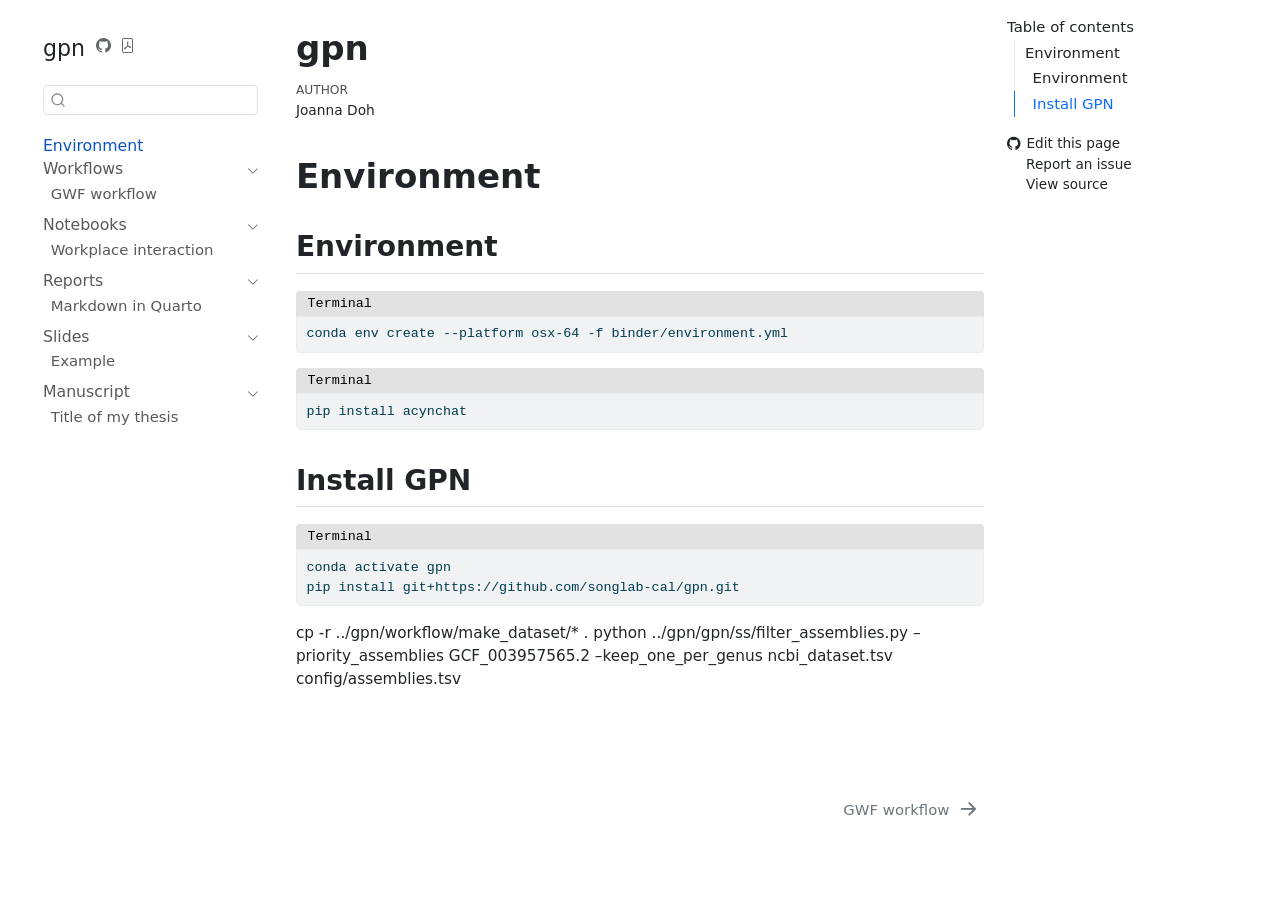
<file: index.html>
<!DOCTYPE html>
<html xmlns="http://www.w3.org/1999/xhtml" lang="en" xml:lang="en"><head>

<meta charset="utf-8">
<meta name="generator" content="quarto-1.6.40">

<meta name="viewport" content="width=device-width, initial-scale=1.0, user-scalable=yes">

<meta name="author" content="Joanna Doh">

<title>gpn</title>
<style>
code{white-space: pre-wrap;}
span.smallcaps{font-variant: small-caps;}
div.columns{display: flex; gap: min(4vw, 1.5em);}
div.column{flex: auto; overflow-x: auto;}
div.hanging-indent{margin-left: 1.5em; text-indent: -1.5em;}
ul.task-list{list-style: none;}
ul.task-list li input[type="checkbox"] {
  width: 0.8em;
  margin: 0 0.8em 0.2em -1em; /* quarto-specific, see https://github.com/quarto-dev/quarto-cli/issues/4556 */ 
  vertical-align: middle;
}
/* CSS for syntax highlighting */
pre > code.sourceCode { white-space: pre; position: relative; }
pre > code.sourceCode > span { line-height: 1.25; }
pre > code.sourceCode > span:empty { height: 1.2em; }
.sourceCode { overflow: visible; }
code.sourceCode > span { color: inherit; text-decoration: inherit; }
div.sourceCode { margin: 1em 0; }
pre.sourceCode { margin: 0; }
@media screen {
div.sourceCode { overflow: auto; }
}
@media print {
pre > code.sourceCode { white-space: pre-wrap; }
pre > code.sourceCode > span { display: inline-block; text-indent: -5em; padding-left: 5em; }
}
pre.numberSource code
  { counter-reset: source-line 0; }
pre.numberSource code > span
  { position: relative; left: -4em; counter-increment: source-line; }
pre.numberSource code > span > a:first-child::before
  { content: counter(source-line);
    position: relative; left: -1em; text-align: right; vertical-align: baseline;
    border: none; display: inline-block;
    -webkit-touch-callout: none; -webkit-user-select: none;
    -khtml-user-select: none; -moz-user-select: none;
    -ms-user-select: none; user-select: none;
    padding: 0 4px; width: 4em;
  }
pre.numberSource { margin-left: 3em;  padding-left: 4px; }
div.sourceCode
  {   }
@media screen {
pre > code.sourceCode > span > a:first-child::before { text-decoration: underline; }
}
</style>


<script src="site_libs/quarto-nav/quarto-nav.js"></script>
<script src="site_libs/quarto-nav/headroom.min.js"></script>
<script src="site_libs/clipboard/clipboard.min.js"></script>
<script src="site_libs/quarto-search/autocomplete.umd.js"></script>
<script src="site_libs/quarto-search/fuse.min.js"></script>
<script src="site_libs/quarto-search/quarto-search.js"></script>
<meta name="quarto:offset" content="./">
<link href="./workflow.html" rel="next">
<script src="site_libs/quarto-html/quarto.js"></script>
<script src="site_libs/quarto-html/popper.min.js"></script>
<script src="site_libs/quarto-html/tippy.umd.min.js"></script>
<script src="site_libs/quarto-html/anchor.min.js"></script>
<link href="site_libs/quarto-html/tippy.css" rel="stylesheet">
<link href="site_libs/quarto-html/quarto-syntax-highlighting-549806ee2085284f45b00abea8c6df48.css" rel="stylesheet" id="quarto-text-highlighting-styles">
<script src="site_libs/bootstrap/bootstrap.min.js"></script>
<link href="site_libs/bootstrap/bootstrap-icons.css" rel="stylesheet">
<link href="site_libs/bootstrap/bootstrap-daa19921e8cccac072935241c1310425.min.css" rel="stylesheet" append-hash="true" id="quarto-bootstrap" data-mode="light">
<script id="quarto-search-options" type="application/json">{
  "location": "sidebar",
  "copy-button": false,
  "collapse-after": 3,
  "panel-placement": "start",
  "type": "textbox",
  "limit": 50,
  "keyboard-shortcut": [
    "f",
    "/",
    "s"
  ],
  "show-item-context": false,
  "language": {
    "search-no-results-text": "No results",
    "search-matching-documents-text": "matching documents",
    "search-copy-link-title": "Copy link to search",
    "search-hide-matches-text": "Hide additional matches",
    "search-more-match-text": "more match in this document",
    "search-more-matches-text": "more matches in this document",
    "search-clear-button-title": "Clear",
    "search-text-placeholder": "",
    "search-detached-cancel-button-title": "Cancel",
    "search-submit-button-title": "Submit",
    "search-label": "Search"
  }
}</script>
<script async="" src="https://hypothes.is/embed.js"></script>
<script>
  window.document.addEventListener("DOMContentLoaded", function (_event) {
    document.body.classList.add('hypothesis-enabled');
  });
</script>


</head>

<body class="nav-sidebar floating">

<div id="quarto-search-results"></div>
  <header id="quarto-header" class="headroom fixed-top">
  <nav class="quarto-secondary-nav">
    <div class="container-fluid d-flex">
      <button type="button" class="quarto-btn-toggle btn" data-bs-toggle="collapse" role="button" data-bs-target=".quarto-sidebar-collapse-item" aria-controls="quarto-sidebar" aria-expanded="false" aria-label="Toggle sidebar navigation" onclick="if (window.quartoToggleHeadroom) { window.quartoToggleHeadroom(); }">
        <i class="bi bi-layout-text-sidebar-reverse"></i>
      </button>
        <nav class="quarto-page-breadcrumbs" aria-label="breadcrumb"><ol class="breadcrumb"><li class="breadcrumb-item"><a href="./index.html">Environment</a></li></ol></nav>
        <a class="flex-grow-1" role="navigation" data-bs-toggle="collapse" data-bs-target=".quarto-sidebar-collapse-item" aria-controls="quarto-sidebar" aria-expanded="false" aria-label="Toggle sidebar navigation" onclick="if (window.quartoToggleHeadroom) { window.quartoToggleHeadroom(); }">      
        </a>
      <button type="button" class="btn quarto-search-button" aria-label="Search" onclick="window.quartoOpenSearch();">
        <i class="bi bi-search"></i>
      </button>
    </div>
  </nav>
</header>
<!-- content -->
<div id="quarto-content" class="quarto-container page-columns page-rows-contents page-layout-article">
<!-- sidebar -->
  <nav id="quarto-sidebar" class="sidebar collapse collapse-horizontal quarto-sidebar-collapse-item sidebar-navigation floating overflow-auto">
    <div class="pt-lg-2 mt-2 text-left sidebar-header">
    <div class="sidebar-title mb-0 py-0">
      <a href="./">gpn</a> 
        <div class="sidebar-tools-main">
    <a href="https://github.com/munch-group/gpn" title="Source Code" class="quarto-navigation-tool px-1" aria-label="Source Code"><i class="bi bi-github"></i></a>
    <a href="./gpn.pdf" title="Download PDF" class="quarto-navigation-tool px-1" aria-label="Download PDF"><i class="bi bi-file-pdf"></i></a>
</div>
    </div>
      </div>
        <div class="mt-2 flex-shrink-0 align-items-center">
        <div class="sidebar-search">
        <div id="quarto-search" class="" title="Search"></div>
        </div>
        </div>
    <div class="sidebar-menu-container"> 
    <ul class="list-unstyled mt-1">
        <li class="sidebar-item">
  <div class="sidebar-item-container"> 
  <a href="./index.html" class="sidebar-item-text sidebar-link active">
 <span class="menu-text">Environment</span></a>
  </div>
</li>
        <li class="sidebar-item sidebar-item-section">
      <div class="sidebar-item-container"> 
            <a class="sidebar-item-text sidebar-link text-start" data-bs-toggle="collapse" data-bs-target="#quarto-sidebar-section-1" role="navigation" aria-expanded="true">
 <span class="menu-text">Workflows</span></a>
          <a class="sidebar-item-toggle text-start" data-bs-toggle="collapse" data-bs-target="#quarto-sidebar-section-1" role="navigation" aria-expanded="true" aria-label="Toggle section">
            <i class="bi bi-chevron-right ms-2"></i>
          </a> 
      </div>
      <ul id="quarto-sidebar-section-1" class="collapse list-unstyled sidebar-section depth1 show">  
          <li class="sidebar-item">
  <div class="sidebar-item-container"> 
  <a href="./workflow.html" class="sidebar-item-text sidebar-link"><span class="chapter-title">GWF workflow</span></a>
  </div>
</li>
      </ul>
  </li>
        <li class="sidebar-item sidebar-item-section">
      <div class="sidebar-item-container"> 
            <a class="sidebar-item-text sidebar-link text-start" data-bs-toggle="collapse" data-bs-target="#quarto-sidebar-section-2" role="navigation" aria-expanded="true">
 <span class="menu-text">Notebooks</span></a>
          <a class="sidebar-item-toggle text-start" data-bs-toggle="collapse" data-bs-target="#quarto-sidebar-section-2" role="navigation" aria-expanded="true" aria-label="Toggle section">
            <i class="bi bi-chevron-right ms-2"></i>
          </a> 
      </div>
      <ul id="quarto-sidebar-section-2" class="collapse list-unstyled sidebar-section depth1 show">  
          <li class="sidebar-item">
  <div class="sidebar-item-container"> 
  <a href="./notebooks/example.html" class="sidebar-item-text sidebar-link"><span class="chapter-title">Workplace interaction</span></a>
  </div>
</li>
      </ul>
  </li>
        <li class="sidebar-item sidebar-item-section">
      <div class="sidebar-item-container"> 
            <a class="sidebar-item-text sidebar-link text-start" data-bs-toggle="collapse" data-bs-target="#quarto-sidebar-section-3" role="navigation" aria-expanded="true">
 <span class="menu-text">Reports</span></a>
          <a class="sidebar-item-toggle text-start" data-bs-toggle="collapse" data-bs-target="#quarto-sidebar-section-3" role="navigation" aria-expanded="true" aria-label="Toggle section">
            <i class="bi bi-chevron-right ms-2"></i>
          </a> 
      </div>
      <ul id="quarto-sidebar-section-3" class="collapse list-unstyled sidebar-section depth1 show">  
          <li class="sidebar-item">
  <div class="sidebar-item-container"> 
  <a href="./reports/example.html" class="sidebar-item-text sidebar-link"><span class="chapter-title">Markdown in Quarto</span></a>
  </div>
</li>
      </ul>
  </li>
        <li class="sidebar-item sidebar-item-section">
      <div class="sidebar-item-container"> 
            <a class="sidebar-item-text sidebar-link text-start" data-bs-toggle="collapse" data-bs-target="#quarto-sidebar-section-4" role="navigation" aria-expanded="true">
 <span class="menu-text">Slides</span></a>
          <a class="sidebar-item-toggle text-start" data-bs-toggle="collapse" data-bs-target="#quarto-sidebar-section-4" role="navigation" aria-expanded="true" aria-label="Toggle section">
            <i class="bi bi-chevron-right ms-2"></i>
          </a> 
      </div>
      <ul id="quarto-sidebar-section-4" class="collapse list-unstyled sidebar-section depth1 show">  
          <li class="sidebar-item">
  <div class="sidebar-item-container"> 
  <a href="./slides/index.html" class="sidebar-item-text sidebar-link"><span class="chapter-title">Example</span></a>
  </div>
</li>
      </ul>
  </li>
        <li class="sidebar-item sidebar-item-section">
      <div class="sidebar-item-container"> 
            <a class="sidebar-item-text sidebar-link text-start" data-bs-toggle="collapse" data-bs-target="#quarto-sidebar-section-5" role="navigation" aria-expanded="true">
 <span class="menu-text">Manuscript</span></a>
          <a class="sidebar-item-toggle text-start" data-bs-toggle="collapse" data-bs-target="#quarto-sidebar-section-5" role="navigation" aria-expanded="true" aria-label="Toggle section">
            <i class="bi bi-chevron-right ms-2"></i>
          </a> 
      </div>
      <ul id="quarto-sidebar-section-5" class="collapse list-unstyled sidebar-section depth1 show">  
          <li class="sidebar-item">
  <div class="sidebar-item-container"> 
  <a href="./manuscript/index.html" class="sidebar-item-text sidebar-link"><span class="chapter-title">Title of my thesis</span></a>
  </div>
</li>
      </ul>
  </li>
    </ul>
    </div>
</nav>
<div id="quarto-sidebar-glass" class="quarto-sidebar-collapse-item" data-bs-toggle="collapse" data-bs-target=".quarto-sidebar-collapse-item"></div>
<!-- margin-sidebar -->
    <div id="quarto-margin-sidebar" class="sidebar margin-sidebar">
        <nav id="TOC" role="doc-toc" class="toc-active">
    <h2 id="toc-title">Table of contents</h2>
   
  <ul class="collapse">
  <li><a href="#environment" id="toc-environment" class="nav-link active" data-scroll-target="#environment">Environment</a>
  <ul class="collapse">
  <li><a href="#environment-1" id="toc-environment-1" class="nav-link" data-scroll-target="#environment-1">Environment</a></li>
  <li><a href="#install-gpn" id="toc-install-gpn" class="nav-link" data-scroll-target="#install-gpn">Install GPN</a></li>
  </ul></li>
  </ul>
<div class="toc-actions"><ul class="collapse"><li><a href="https://github.com/munch-group/gpn/edit/main/index.qmd" class="toc-action"><i class="bi bi-github"></i>Edit this page</a></li><li><a href="https://github.com/munch-group/gpn/issues/new" class="toc-action"><i class="bi empty"></i>Report an issue</a></li><li><a href="https://github.com/munch-group/gpn/blob/main/index.qmd" class="toc-action"><i class="bi empty"></i>View source</a></li></ul></div></nav>
    </div>
<!-- main -->
<main class="content" id="quarto-document-content">

<header id="title-block-header" class="quarto-title-block default">
<div class="quarto-title">
<h1 class="title">gpn</h1>
</div>



<div class="quarto-title-meta">

    <div>
    <div class="quarto-title-meta-heading">Author</div>
    <div class="quarto-title-meta-contents">
             <p>Joanna Doh </p>
          </div>
  </div>
    
  
    
  </div>
  


</header>


<!-- ---
title: About
author: My Name
date: today
format:
 html:
  code-fold: true
--- -->
<section id="environment" class="level1 unnumbered noexport">
<h1 class="unnumbered noexport">Environment</h1>
<section id="environment-1" class="level2 unnumbered noexport">
<h2 class="unnumbered noexport anchored" data-anchor-id="environment-1">Environment</h2>
<div class="code-with-filename">
<div class="code-with-filename-file">
<pre><strong>Terminal</strong></pre>
</div>
<div class="sourceCode" id="cb1" data-filename="Terminal"><pre class="sourceCode txt code-with-copy"><code class="sourceCode default"><span id="cb1-1"><a href="#cb1-1" aria-hidden="true" tabindex="-1"></a>conda env create --platform osx-64 -f binder/environment.yml</span></code><button title="Copy to Clipboard" class="code-copy-button"><i class="bi"></i></button></pre></div>
</div>
<div class="code-with-filename">
<div class="code-with-filename-file">
<pre><strong>Terminal</strong></pre>
</div>
<div class="sourceCode" id="cb2" data-filename="Terminal"><pre class="sourceCode txt code-with-copy"><code class="sourceCode default"><span id="cb2-1"><a href="#cb2-1" aria-hidden="true" tabindex="-1"></a>pip install acynchat</span></code><button title="Copy to Clipboard" class="code-copy-button"><i class="bi"></i></button></pre></div>
</div>
</section>
<section id="install-gpn" class="level2 unnumbered noexport">
<h2 class="unnumbered noexport anchored" data-anchor-id="install-gpn">Install GPN</h2>
<div class="code-with-filename">
<div class="code-with-filename-file">
<pre><strong>Terminal</strong></pre>
</div>
<div class="sourceCode" id="cb3" data-filename="Terminal"><pre class="sourceCode txt code-with-copy"><code class="sourceCode default"><span id="cb3-1"><a href="#cb3-1" aria-hidden="true" tabindex="-1"></a>conda activate gpn</span>
<span id="cb3-2"><a href="#cb3-2" aria-hidden="true" tabindex="-1"></a>pip install git+https://github.com/songlab-cal/gpn.git</span></code><button title="Copy to Clipboard" class="code-copy-button"><i class="bi"></i></button></pre></div>
</div>
<p>cp -r ../gpn/workflow/make_dataset/* . python ../gpn/gpn/ss/filter_assemblies.py –priority_assemblies GCF_003957565.2 –keep_one_per_genus ncbi_dataset.tsv config/assemblies.tsv</p>


</section>
</section>

</main> <!-- /main -->
<script id="quarto-html-after-body" type="application/javascript">
window.document.addEventListener("DOMContentLoaded", function (event) {
  const toggleBodyColorMode = (bsSheetEl) => {
    const mode = bsSheetEl.getAttribute("data-mode");
    const bodyEl = window.document.querySelector("body");
    if (mode === "dark") {
      bodyEl.classList.add("quarto-dark");
      bodyEl.classList.remove("quarto-light");
    } else {
      bodyEl.classList.add("quarto-light");
      bodyEl.classList.remove("quarto-dark");
    }
  }
  const toggleBodyColorPrimary = () => {
    const bsSheetEl = window.document.querySelector("link#quarto-bootstrap");
    if (bsSheetEl) {
      toggleBodyColorMode(bsSheetEl);
    }
  }
  toggleBodyColorPrimary();  
  const icon = "";
  const anchorJS = new window.AnchorJS();
  anchorJS.options = {
    placement: 'right',
    icon: icon
  };
  anchorJS.add('.anchored');
  const isCodeAnnotation = (el) => {
    for (const clz of el.classList) {
      if (clz.startsWith('code-annotation-')) {                     
        return true;
      }
    }
    return false;
  }
  const onCopySuccess = function(e) {
    // button target
    const button = e.trigger;
    // don't keep focus
    button.blur();
    // flash "checked"
    button.classList.add('code-copy-button-checked');
    var currentTitle = button.getAttribute("title");
    button.setAttribute("title", "Copied!");
    let tooltip;
    if (window.bootstrap) {
      button.setAttribute("data-bs-toggle", "tooltip");
      button.setAttribute("data-bs-placement", "left");
      button.setAttribute("data-bs-title", "Copied!");
      tooltip = new bootstrap.Tooltip(button, 
        { trigger: "manual", 
          customClass: "code-copy-button-tooltip",
          offset: [0, -8]});
      tooltip.show();    
    }
    setTimeout(function() {
      if (tooltip) {
        tooltip.hide();
        button.removeAttribute("data-bs-title");
        button.removeAttribute("data-bs-toggle");
        button.removeAttribute("data-bs-placement");
      }
      button.setAttribute("title", currentTitle);
      button.classList.remove('code-copy-button-checked');
    }, 1000);
    // clear code selection
    e.clearSelection();
  }
  const getTextToCopy = function(trigger) {
      const codeEl = trigger.previousElementSibling.cloneNode(true);
      for (const childEl of codeEl.children) {
        if (isCodeAnnotation(childEl)) {
          childEl.remove();
        }
      }
      return codeEl.innerText;
  }
  const clipboard = new window.ClipboardJS('.code-copy-button:not([data-in-quarto-modal])', {
    text: getTextToCopy
  });
  clipboard.on('success', onCopySuccess);
  if (window.document.getElementById('quarto-embedded-source-code-modal')) {
    const clipboardModal = new window.ClipboardJS('.code-copy-button[data-in-quarto-modal]', {
      text: getTextToCopy,
      container: window.document.getElementById('quarto-embedded-source-code-modal')
    });
    clipboardModal.on('success', onCopySuccess);
  }
    var localhostRegex = new RegExp(/^(?:http|https):\/\/localhost\:?[0-9]*\//);
    var mailtoRegex = new RegExp(/^mailto:/);
      var filterRegex = new RegExp('/' + window.location.host + '/');
    var isInternal = (href) => {
        return filterRegex.test(href) || localhostRegex.test(href) || mailtoRegex.test(href);
    }
    // Inspect non-navigation links and adorn them if external
 	var links = window.document.querySelectorAll('a[href]:not(.nav-link):not(.navbar-brand):not(.toc-action):not(.sidebar-link):not(.sidebar-item-toggle):not(.pagination-link):not(.no-external):not([aria-hidden]):not(.dropdown-item):not(.quarto-navigation-tool):not(.about-link)');
    for (var i=0; i<links.length; i++) {
      const link = links[i];
      if (!isInternal(link.href)) {
        // undo the damage that might have been done by quarto-nav.js in the case of
        // links that we want to consider external
        if (link.dataset.originalHref !== undefined) {
          link.href = link.dataset.originalHref;
        }
      }
    }
  function tippyHover(el, contentFn, onTriggerFn, onUntriggerFn) {
    const config = {
      allowHTML: true,
      maxWidth: 500,
      delay: 100,
      arrow: false,
      appendTo: function(el) {
          return el.parentElement;
      },
      interactive: true,
      interactiveBorder: 10,
      theme: 'quarto',
      placement: 'bottom-start',
    };
    if (contentFn) {
      config.content = contentFn;
    }
    if (onTriggerFn) {
      config.onTrigger = onTriggerFn;
    }
    if (onUntriggerFn) {
      config.onUntrigger = onUntriggerFn;
    }
    window.tippy(el, config); 
  }
  const noterefs = window.document.querySelectorAll('a[role="doc-noteref"]');
  for (var i=0; i<noterefs.length; i++) {
    const ref = noterefs[i];
    tippyHover(ref, function() {
      // use id or data attribute instead here
      let href = ref.getAttribute('data-footnote-href') || ref.getAttribute('href');
      try { href = new URL(href).hash; } catch {}
      const id = href.replace(/^#\/?/, "");
      const note = window.document.getElementById(id);
      if (note) {
        return note.innerHTML;
      } else {
        return "";
      }
    });
  }
  const xrefs = window.document.querySelectorAll('a.quarto-xref');
  const processXRef = (id, note) => {
    // Strip column container classes
    const stripColumnClz = (el) => {
      el.classList.remove("page-full", "page-columns");
      if (el.children) {
        for (const child of el.children) {
          stripColumnClz(child);
        }
      }
    }
    stripColumnClz(note)
    if (id === null || id.startsWith('sec-')) {
      // Special case sections, only their first couple elements
      const container = document.createElement("div");
      if (note.children && note.children.length > 2) {
        container.appendChild(note.children[0].cloneNode(true));
        for (let i = 1; i < note.children.length; i++) {
          const child = note.children[i];
          if (child.tagName === "P" && child.innerText === "") {
            continue;
          } else {
            container.appendChild(child.cloneNode(true));
            break;
          }
        }
        if (window.Quarto?.typesetMath) {
          window.Quarto.typesetMath(container);
        }
        return container.innerHTML
      } else {
        if (window.Quarto?.typesetMath) {
          window.Quarto.typesetMath(note);
        }
        return note.innerHTML;
      }
    } else {
      // Remove any anchor links if they are present
      const anchorLink = note.querySelector('a.anchorjs-link');
      if (anchorLink) {
        anchorLink.remove();
      }
      if (window.Quarto?.typesetMath) {
        window.Quarto.typesetMath(note);
      }
      if (note.classList.contains("callout")) {
        return note.outerHTML;
      } else {
        return note.innerHTML;
      }
    }
  }
  for (var i=0; i<xrefs.length; i++) {
    const xref = xrefs[i];
    tippyHover(xref, undefined, function(instance) {
      instance.disable();
      let url = xref.getAttribute('href');
      let hash = undefined; 
      if (url.startsWith('#')) {
        hash = url;
      } else {
        try { hash = new URL(url).hash; } catch {}
      }
      if (hash) {
        const id = hash.replace(/^#\/?/, "");
        const note = window.document.getElementById(id);
        if (note !== null) {
          try {
            const html = processXRef(id, note.cloneNode(true));
            instance.setContent(html);
          } finally {
            instance.enable();
            instance.show();
          }
        } else {
          // See if we can fetch this
          fetch(url.split('#')[0])
          .then(res => res.text())
          .then(html => {
            const parser = new DOMParser();
            const htmlDoc = parser.parseFromString(html, "text/html");
            const note = htmlDoc.getElementById(id);
            if (note !== null) {
              const html = processXRef(id, note);
              instance.setContent(html);
            } 
          }).finally(() => {
            instance.enable();
            instance.show();
          });
        }
      } else {
        // See if we can fetch a full url (with no hash to target)
        // This is a special case and we should probably do some content thinning / targeting
        fetch(url)
        .then(res => res.text())
        .then(html => {
          const parser = new DOMParser();
          const htmlDoc = parser.parseFromString(html, "text/html");
          const note = htmlDoc.querySelector('main.content');
          if (note !== null) {
            // This should only happen for chapter cross references
            // (since there is no id in the URL)
            // remove the first header
            if (note.children.length > 0 && note.children[0].tagName === "HEADER") {
              note.children[0].remove();
            }
            const html = processXRef(null, note);
            instance.setContent(html);
          } 
        }).finally(() => {
          instance.enable();
          instance.show();
        });
      }
    }, function(instance) {
    });
  }
      let selectedAnnoteEl;
      const selectorForAnnotation = ( cell, annotation) => {
        let cellAttr = 'data-code-cell="' + cell + '"';
        let lineAttr = 'data-code-annotation="' +  annotation + '"';
        const selector = 'span[' + cellAttr + '][' + lineAttr + ']';
        return selector;
      }
      const selectCodeLines = (annoteEl) => {
        const doc = window.document;
        const targetCell = annoteEl.getAttribute("data-target-cell");
        const targetAnnotation = annoteEl.getAttribute("data-target-annotation");
        const annoteSpan = window.document.querySelector(selectorForAnnotation(targetCell, targetAnnotation));
        const lines = annoteSpan.getAttribute("data-code-lines").split(",");
        const lineIds = lines.map((line) => {
          return targetCell + "-" + line;
        })
        let top = null;
        let height = null;
        let parent = null;
        if (lineIds.length > 0) {
            //compute the position of the single el (top and bottom and make a div)
            const el = window.document.getElementById(lineIds[0]);
            top = el.offsetTop;
            height = el.offsetHeight;
            parent = el.parentElement.parentElement;
          if (lineIds.length > 1) {
            const lastEl = window.document.getElementById(lineIds[lineIds.length - 1]);
            const bottom = lastEl.offsetTop + lastEl.offsetHeight;
            height = bottom - top;
          }
          if (top !== null && height !== null && parent !== null) {
            // cook up a div (if necessary) and position it 
            let div = window.document.getElementById("code-annotation-line-highlight");
            if (div === null) {
              div = window.document.createElement("div");
              div.setAttribute("id", "code-annotation-line-highlight");
              div.style.position = 'absolute';
              parent.appendChild(div);
            }
            div.style.top = top - 2 + "px";
            div.style.height = height + 4 + "px";
            div.style.left = 0;
            let gutterDiv = window.document.getElementById("code-annotation-line-highlight-gutter");
            if (gutterDiv === null) {
              gutterDiv = window.document.createElement("div");
              gutterDiv.setAttribute("id", "code-annotation-line-highlight-gutter");
              gutterDiv.style.position = 'absolute';
              const codeCell = window.document.getElementById(targetCell);
              const gutter = codeCell.querySelector('.code-annotation-gutter');
              gutter.appendChild(gutterDiv);
            }
            gutterDiv.style.top = top - 2 + "px";
            gutterDiv.style.height = height + 4 + "px";
          }
          selectedAnnoteEl = annoteEl;
        }
      };
      const unselectCodeLines = () => {
        const elementsIds = ["code-annotation-line-highlight", "code-annotation-line-highlight-gutter"];
        elementsIds.forEach((elId) => {
          const div = window.document.getElementById(elId);
          if (div) {
            div.remove();
          }
        });
        selectedAnnoteEl = undefined;
      };
        // Handle positioning of the toggle
    window.addEventListener(
      "resize",
      throttle(() => {
        elRect = undefined;
        if (selectedAnnoteEl) {
          selectCodeLines(selectedAnnoteEl);
        }
      }, 10)
    );
    function throttle(fn, ms) {
    let throttle = false;
    let timer;
      return (...args) => {
        if(!throttle) { // first call gets through
            fn.apply(this, args);
            throttle = true;
        } else { // all the others get throttled
            if(timer) clearTimeout(timer); // cancel #2
            timer = setTimeout(() => {
              fn.apply(this, args);
              timer = throttle = false;
            }, ms);
        }
      };
    }
      // Attach click handler to the DT
      const annoteDls = window.document.querySelectorAll('dt[data-target-cell]');
      for (const annoteDlNode of annoteDls) {
        annoteDlNode.addEventListener('click', (event) => {
          const clickedEl = event.target;
          if (clickedEl !== selectedAnnoteEl) {
            unselectCodeLines();
            const activeEl = window.document.querySelector('dt[data-target-cell].code-annotation-active');
            if (activeEl) {
              activeEl.classList.remove('code-annotation-active');
            }
            selectCodeLines(clickedEl);
            clickedEl.classList.add('code-annotation-active');
          } else {
            // Unselect the line
            unselectCodeLines();
            clickedEl.classList.remove('code-annotation-active');
          }
        });
      }
  const findCites = (el) => {
    const parentEl = el.parentElement;
    if (parentEl) {
      const cites = parentEl.dataset.cites;
      if (cites) {
        return {
          el,
          cites: cites.split(' ')
        };
      } else {
        return findCites(el.parentElement)
      }
    } else {
      return undefined;
    }
  };
  var bibliorefs = window.document.querySelectorAll('a[role="doc-biblioref"]');
  for (var i=0; i<bibliorefs.length; i++) {
    const ref = bibliorefs[i];
    const citeInfo = findCites(ref);
    if (citeInfo) {
      tippyHover(citeInfo.el, function() {
        var popup = window.document.createElement('div');
        citeInfo.cites.forEach(function(cite) {
          var citeDiv = window.document.createElement('div');
          citeDiv.classList.add('hanging-indent');
          citeDiv.classList.add('csl-entry');
          var biblioDiv = window.document.getElementById('ref-' + cite);
          if (biblioDiv) {
            citeDiv.innerHTML = biblioDiv.innerHTML;
          }
          popup.appendChild(citeDiv);
        });
        return popup.innerHTML;
      });
    }
  }
});
</script>
<nav class="page-navigation">
  <div class="nav-page nav-page-previous">
  </div>
  <div class="nav-page nav-page-next">
      <a href="./workflow.html" class="pagination-link" aria-label="GWF workflow">
        <span class="nav-page-text"><span class="chapter-title">GWF workflow</span></span> <i class="bi bi-arrow-right-short"></i>
      </a>
  </div>
</nav>
</div> <!-- /content -->




<footer class="footer"><div class="nav-footer"><div class="nav-footer-center"><div class="toc-actions d-sm-block d-md-none"><ul><li><a href="https://github.com/munch-group/gpn/edit/main/index.qmd" class="toc-action"><i class="bi bi-github"></i>Edit this page</a></li><li><a href="https://github.com/munch-group/gpn/issues/new" class="toc-action"><i class="bi empty"></i>Report an issue</a></li><li><a href="https://github.com/munch-group/gpn/blob/main/index.qmd" class="toc-action"><i class="bi empty"></i>View source</a></li></ul></div></div></div></footer></body></html>
</file>
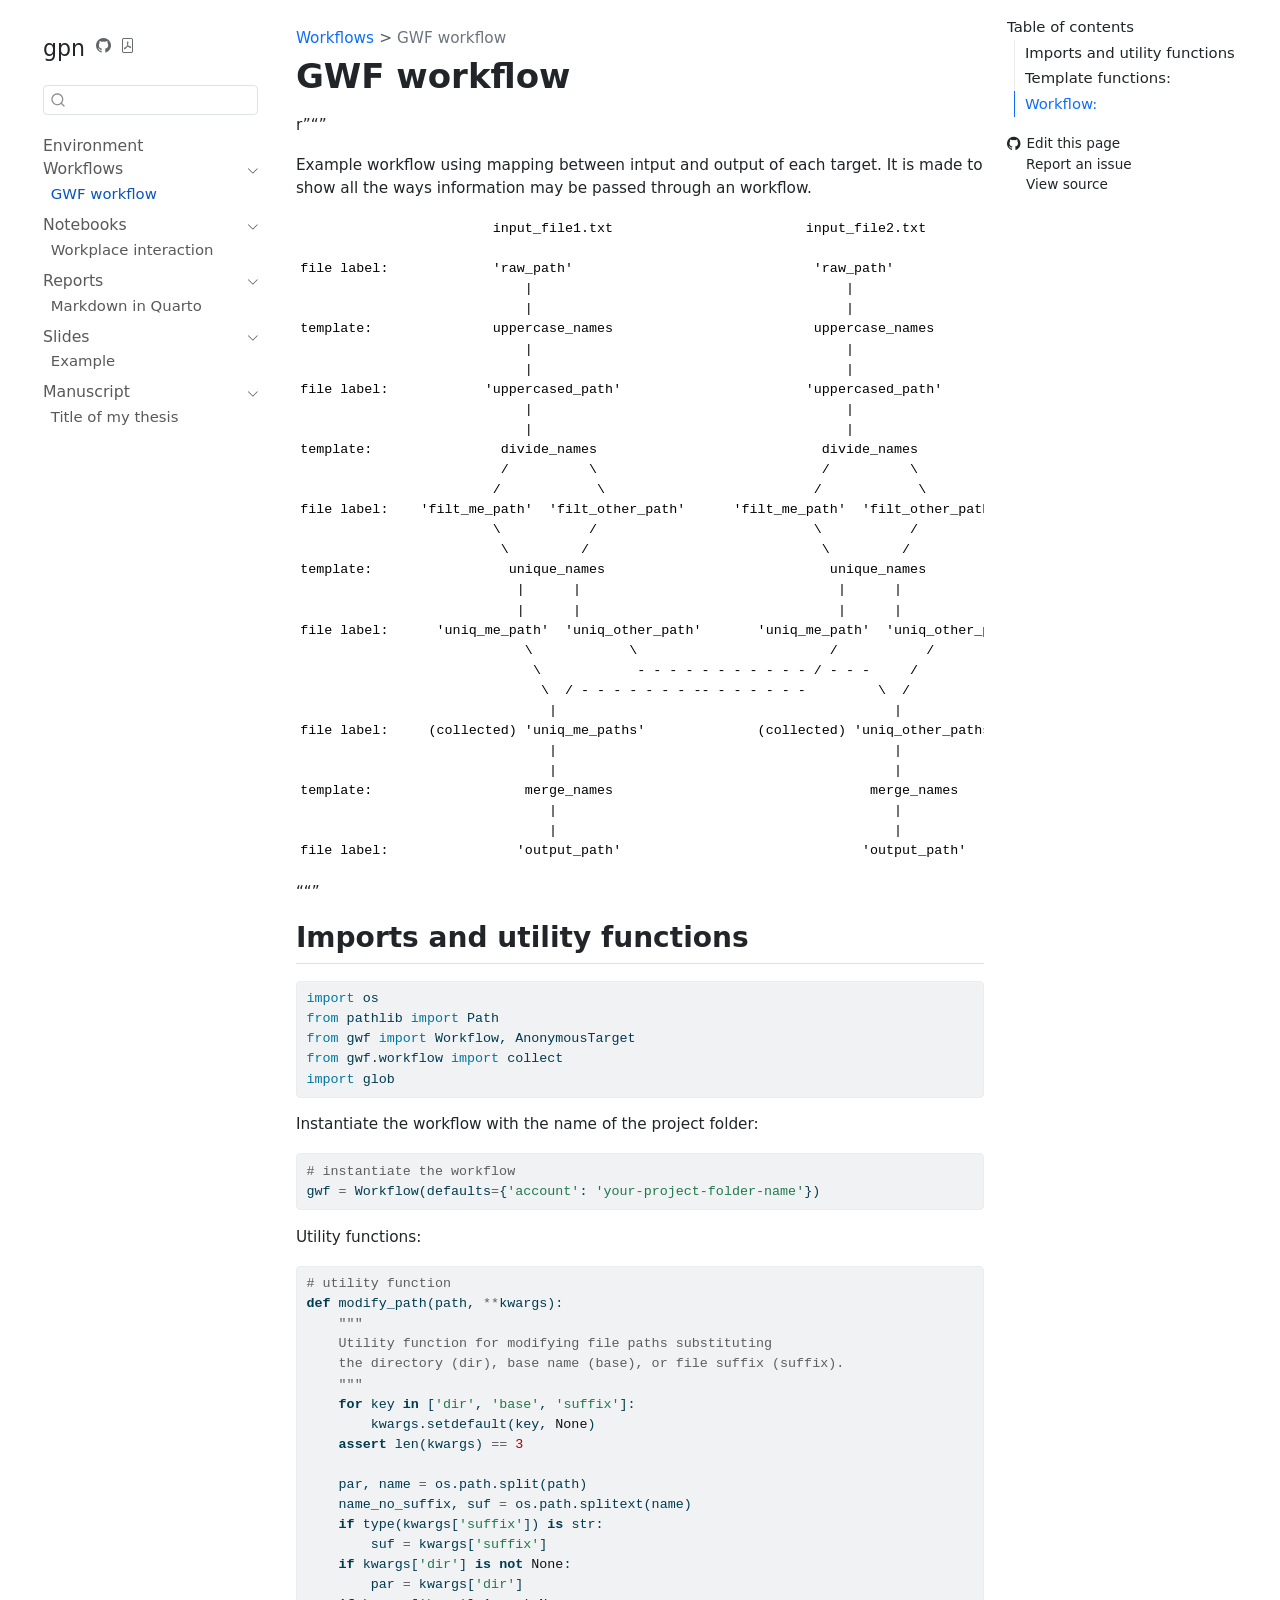
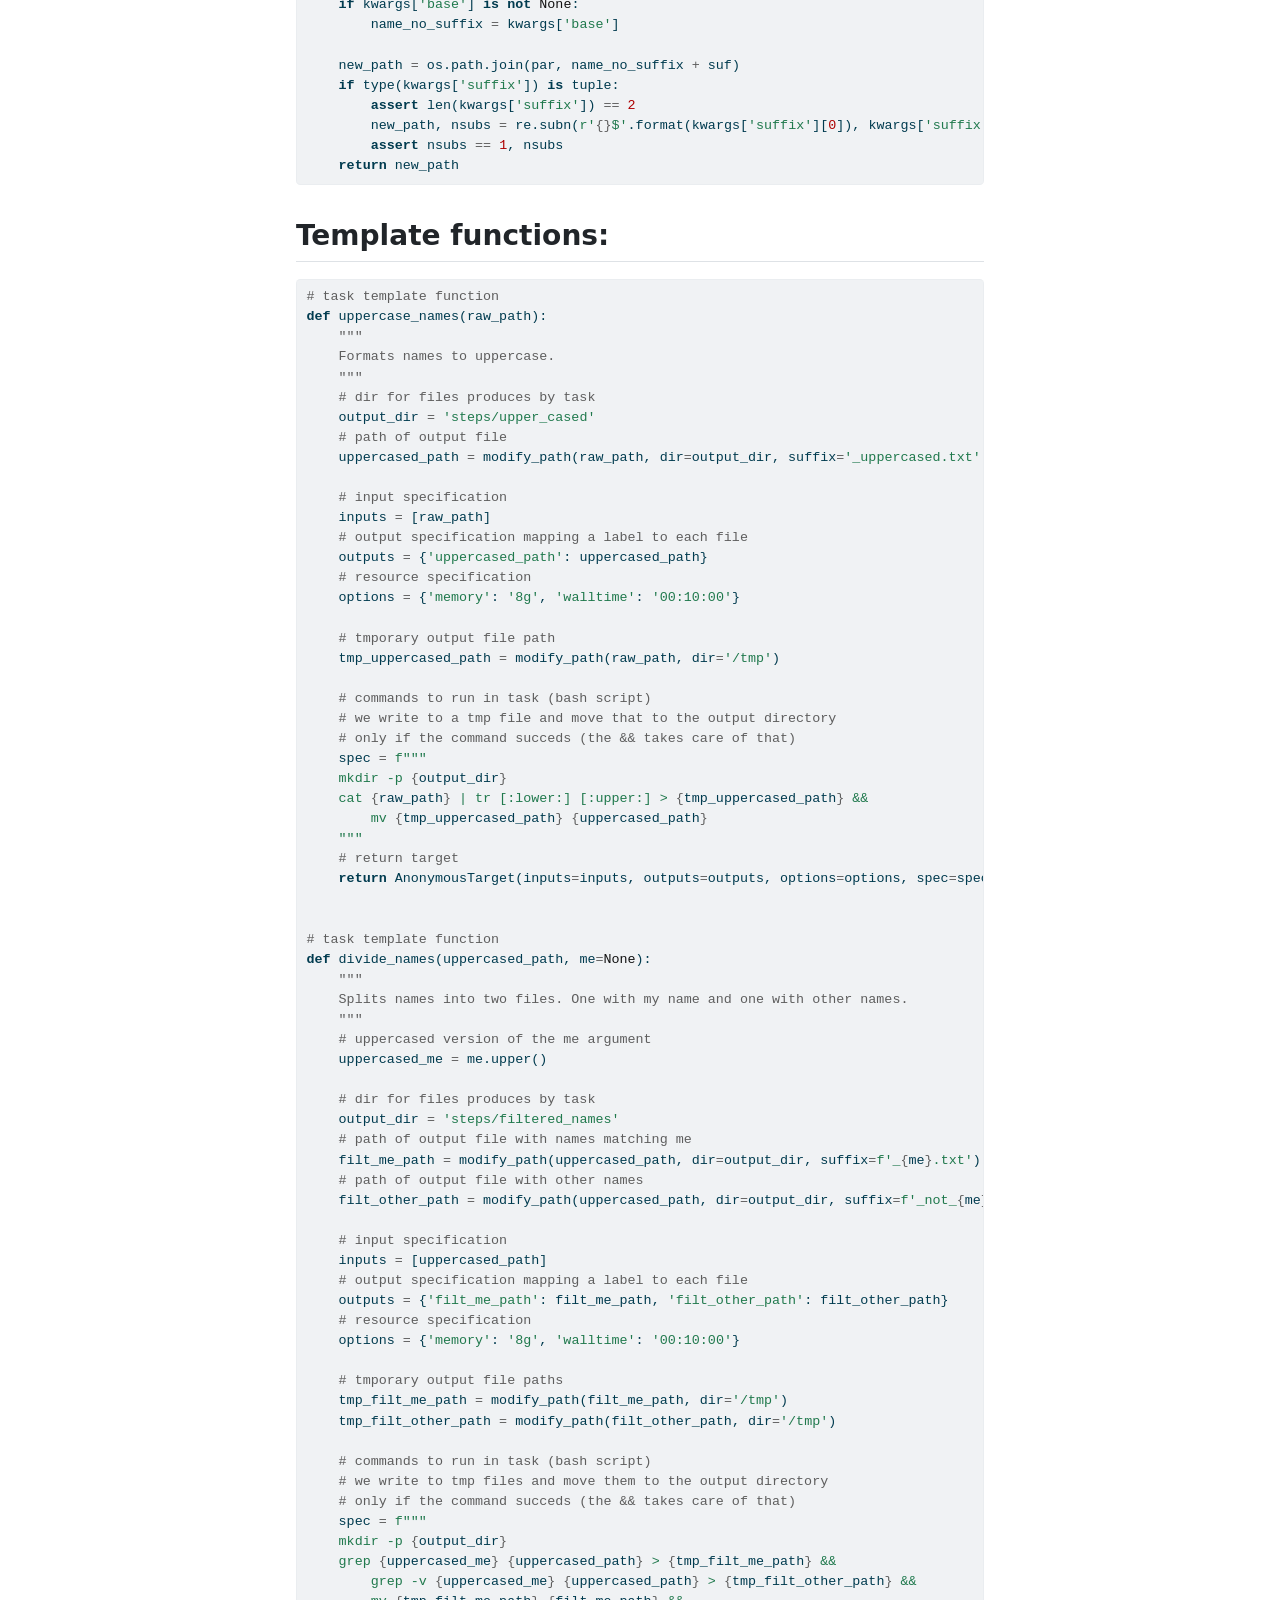
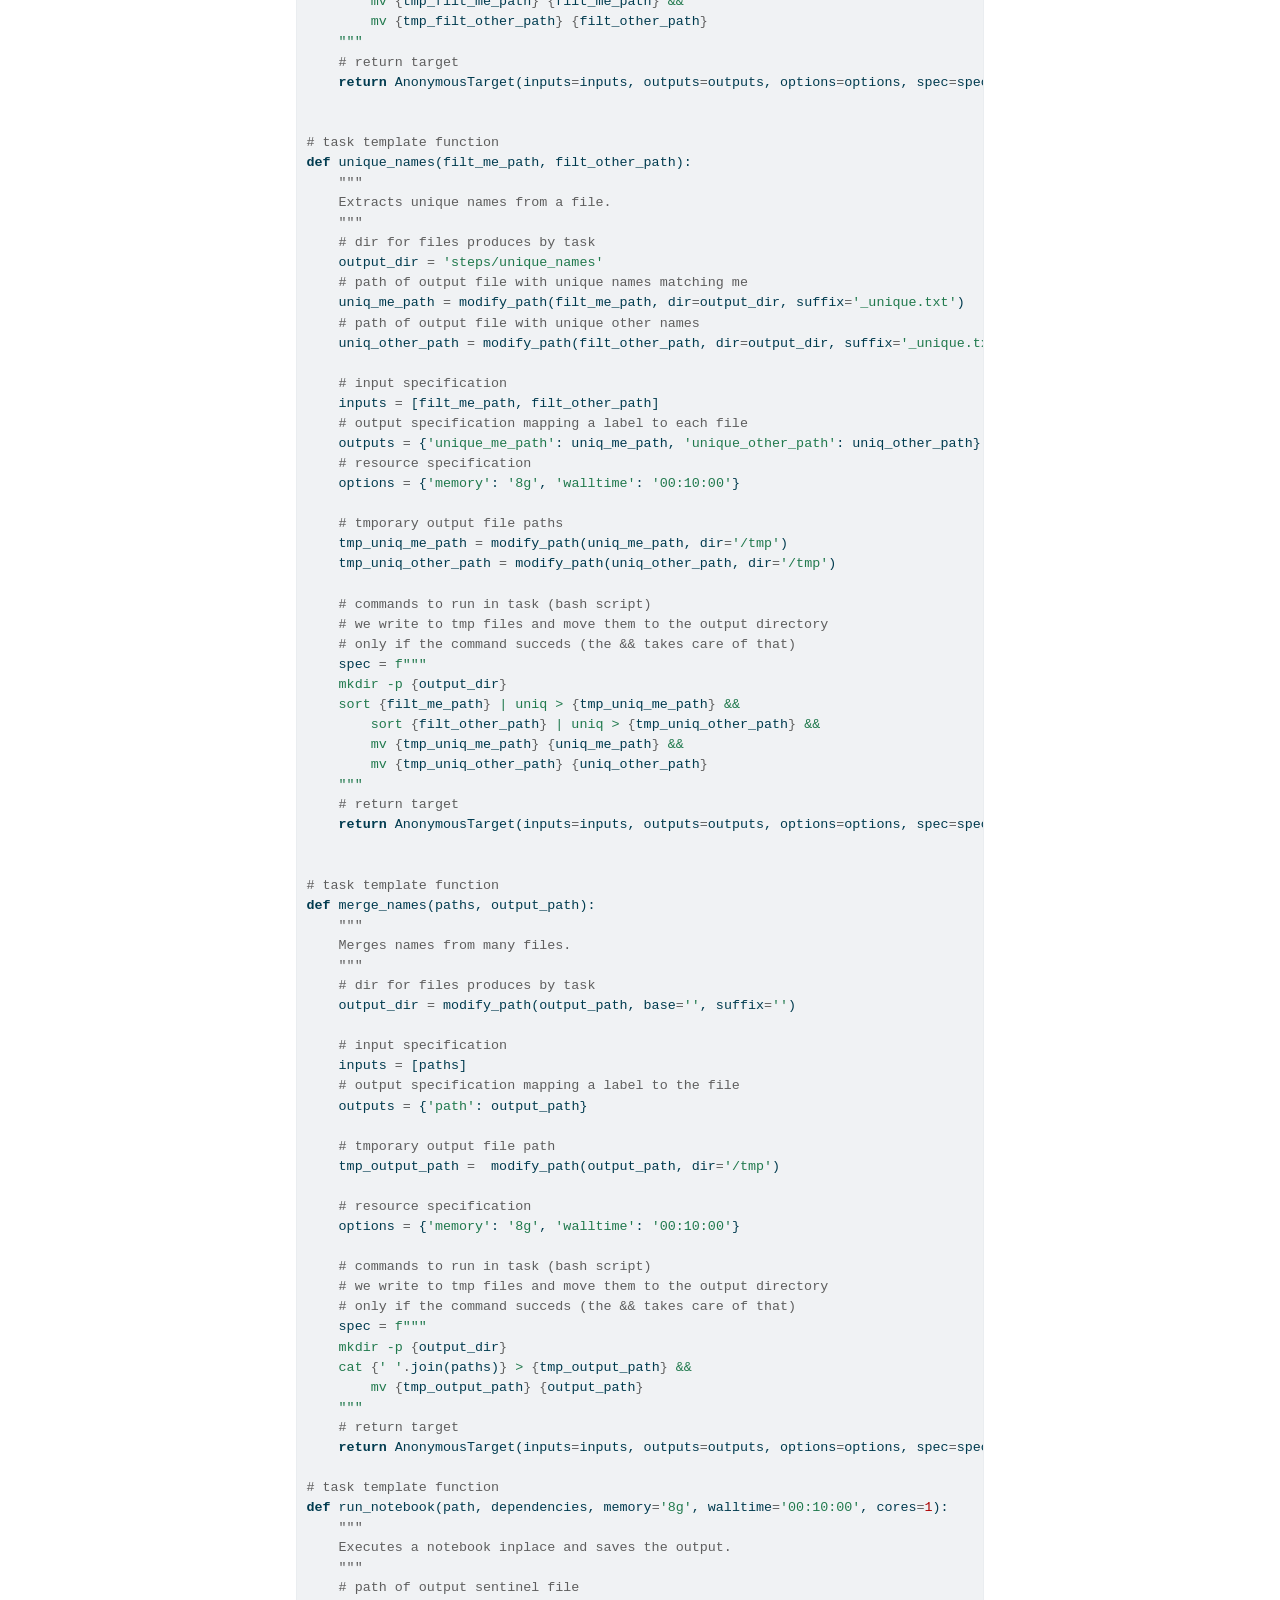
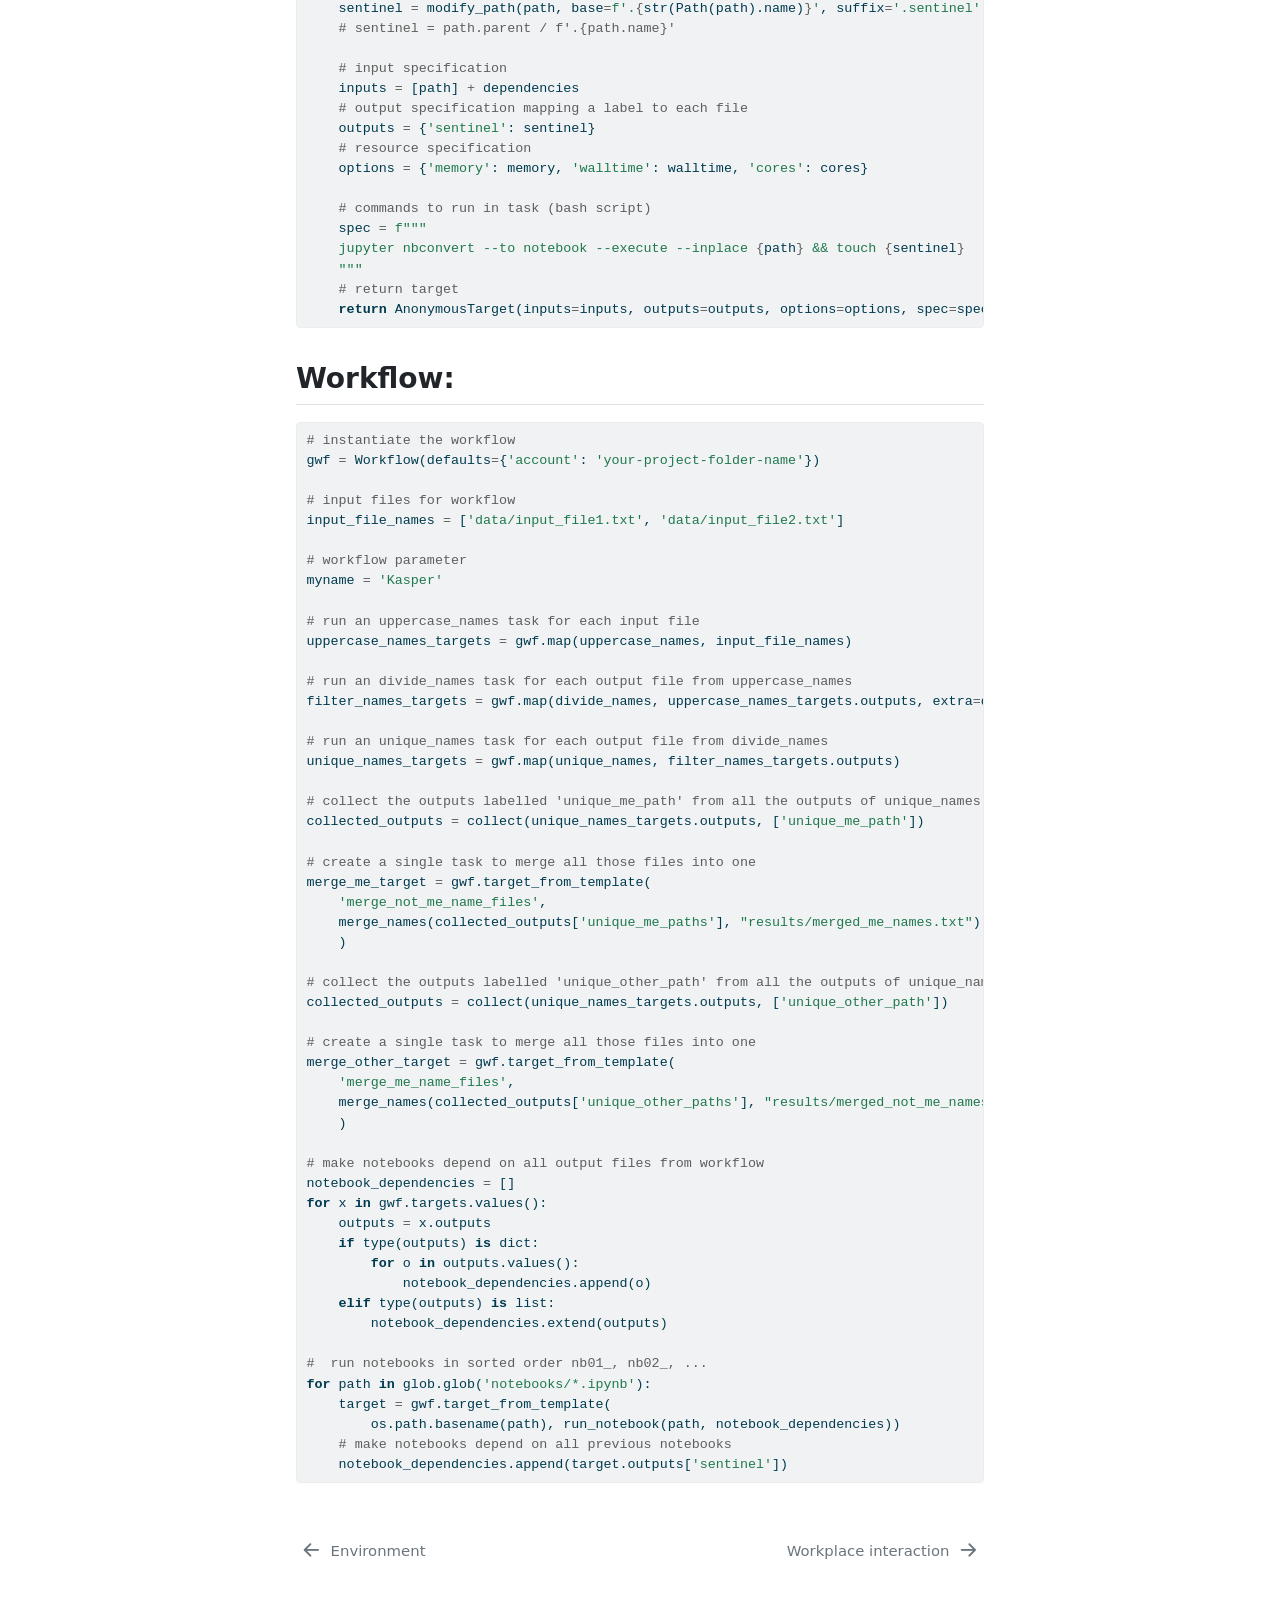
<file: workflow.html>
<!DOCTYPE html>
<html xmlns="http://www.w3.org/1999/xhtml" lang="en" xml:lang="en"><head>

<meta charset="utf-8">
<meta name="generator" content="quarto-1.6.40">

<meta name="viewport" content="width=device-width, initial-scale=1.0, user-scalable=yes">


<title>GWF workflow – gpn</title>
<style>
code{white-space: pre-wrap;}
span.smallcaps{font-variant: small-caps;}
div.columns{display: flex; gap: min(4vw, 1.5em);}
div.column{flex: auto; overflow-x: auto;}
div.hanging-indent{margin-left: 1.5em; text-indent: -1.5em;}
ul.task-list{list-style: none;}
ul.task-list li input[type="checkbox"] {
  width: 0.8em;
  margin: 0 0.8em 0.2em -1em; /* quarto-specific, see https://github.com/quarto-dev/quarto-cli/issues/4556 */ 
  vertical-align: middle;
}
/* CSS for syntax highlighting */
pre > code.sourceCode { white-space: pre; position: relative; }
pre > code.sourceCode > span { line-height: 1.25; }
pre > code.sourceCode > span:empty { height: 1.2em; }
.sourceCode { overflow: visible; }
code.sourceCode > span { color: inherit; text-decoration: inherit; }
div.sourceCode { margin: 1em 0; }
pre.sourceCode { margin: 0; }
@media screen {
div.sourceCode { overflow: auto; }
}
@media print {
pre > code.sourceCode { white-space: pre-wrap; }
pre > code.sourceCode > span { display: inline-block; text-indent: -5em; padding-left: 5em; }
}
pre.numberSource code
  { counter-reset: source-line 0; }
pre.numberSource code > span
  { position: relative; left: -4em; counter-increment: source-line; }
pre.numberSource code > span > a:first-child::before
  { content: counter(source-line);
    position: relative; left: -1em; text-align: right; vertical-align: baseline;
    border: none; display: inline-block;
    -webkit-touch-callout: none; -webkit-user-select: none;
    -khtml-user-select: none; -moz-user-select: none;
    -ms-user-select: none; user-select: none;
    padding: 0 4px; width: 4em;
  }
pre.numberSource { margin-left: 3em;  padding-left: 4px; }
div.sourceCode
  {   }
@media screen {
pre > code.sourceCode > span > a:first-child::before { text-decoration: underline; }
}
</style>


<script src="site_libs/quarto-nav/quarto-nav.js"></script>
<script src="site_libs/quarto-nav/headroom.min.js"></script>
<script src="site_libs/clipboard/clipboard.min.js"></script>
<script src="site_libs/quarto-search/autocomplete.umd.js"></script>
<script src="site_libs/quarto-search/fuse.min.js"></script>
<script src="site_libs/quarto-search/quarto-search.js"></script>
<meta name="quarto:offset" content="./">
<link href="./notebooks/example.html" rel="next">
<link href="./index.html" rel="prev">
<script src="site_libs/quarto-html/quarto.js"></script>
<script src="site_libs/quarto-html/popper.min.js"></script>
<script src="site_libs/quarto-html/tippy.umd.min.js"></script>
<script src="site_libs/quarto-html/anchor.min.js"></script>
<link href="site_libs/quarto-html/tippy.css" rel="stylesheet">
<link href="site_libs/quarto-html/quarto-syntax-highlighting-549806ee2085284f45b00abea8c6df48.css" rel="stylesheet" id="quarto-text-highlighting-styles">
<script src="site_libs/bootstrap/bootstrap.min.js"></script>
<link href="site_libs/bootstrap/bootstrap-icons.css" rel="stylesheet">
<link href="site_libs/bootstrap/bootstrap-daa19921e8cccac072935241c1310425.min.css" rel="stylesheet" append-hash="true" id="quarto-bootstrap" data-mode="light">
<script id="quarto-search-options" type="application/json">{
  "location": "sidebar",
  "copy-button": false,
  "collapse-after": 3,
  "panel-placement": "start",
  "type": "textbox",
  "limit": 50,
  "keyboard-shortcut": [
    "f",
    "/",
    "s"
  ],
  "show-item-context": false,
  "language": {
    "search-no-results-text": "No results",
    "search-matching-documents-text": "matching documents",
    "search-copy-link-title": "Copy link to search",
    "search-hide-matches-text": "Hide additional matches",
    "search-more-match-text": "more match in this document",
    "search-more-matches-text": "more matches in this document",
    "search-clear-button-title": "Clear",
    "search-text-placeholder": "",
    "search-detached-cancel-button-title": "Cancel",
    "search-submit-button-title": "Submit",
    "search-label": "Search"
  }
}</script>
<script async="" src="https://hypothes.is/embed.js"></script>
<script>
  window.document.addEventListener("DOMContentLoaded", function (_event) {
    document.body.classList.add('hypothesis-enabled');
  });
</script>


</head>

<body class="nav-sidebar floating">

<div id="quarto-search-results"></div>
  <header id="quarto-header" class="headroom fixed-top">
  <nav class="quarto-secondary-nav">
    <div class="container-fluid d-flex">
      <button type="button" class="quarto-btn-toggle btn" data-bs-toggle="collapse" role="button" data-bs-target=".quarto-sidebar-collapse-item" aria-controls="quarto-sidebar" aria-expanded="false" aria-label="Toggle sidebar navigation" onclick="if (window.quartoToggleHeadroom) { window.quartoToggleHeadroom(); }">
        <i class="bi bi-layout-text-sidebar-reverse"></i>
      </button>
        <nav class="quarto-page-breadcrumbs" aria-label="breadcrumb"><ol class="breadcrumb"><li class="breadcrumb-item"><a href="./workflow.html">Workflows</a></li><li class="breadcrumb-item"><a href="./workflow.html"><span class="chapter-title">GWF workflow</span></a></li></ol></nav>
        <a class="flex-grow-1" role="navigation" data-bs-toggle="collapse" data-bs-target=".quarto-sidebar-collapse-item" aria-controls="quarto-sidebar" aria-expanded="false" aria-label="Toggle sidebar navigation" onclick="if (window.quartoToggleHeadroom) { window.quartoToggleHeadroom(); }">      
        </a>
      <button type="button" class="btn quarto-search-button" aria-label="Search" onclick="window.quartoOpenSearch();">
        <i class="bi bi-search"></i>
      </button>
    </div>
  </nav>
</header>
<!-- content -->
<div id="quarto-content" class="quarto-container page-columns page-rows-contents page-layout-article">
<!-- sidebar -->
  <nav id="quarto-sidebar" class="sidebar collapse collapse-horizontal quarto-sidebar-collapse-item sidebar-navigation floating overflow-auto">
    <div class="pt-lg-2 mt-2 text-left sidebar-header">
    <div class="sidebar-title mb-0 py-0">
      <a href="./">gpn</a> 
        <div class="sidebar-tools-main">
    <a href="https://github.com/munch-group/gpn" title="Source Code" class="quarto-navigation-tool px-1" aria-label="Source Code"><i class="bi bi-github"></i></a>
    <a href="./gpn.pdf" title="Download PDF" class="quarto-navigation-tool px-1" aria-label="Download PDF"><i class="bi bi-file-pdf"></i></a>
</div>
    </div>
      </div>
        <div class="mt-2 flex-shrink-0 align-items-center">
        <div class="sidebar-search">
        <div id="quarto-search" class="" title="Search"></div>
        </div>
        </div>
    <div class="sidebar-menu-container"> 
    <ul class="list-unstyled mt-1">
        <li class="sidebar-item">
  <div class="sidebar-item-container"> 
  <a href="./index.html" class="sidebar-item-text sidebar-link">
 <span class="menu-text">Environment</span></a>
  </div>
</li>
        <li class="sidebar-item sidebar-item-section">
      <div class="sidebar-item-container"> 
            <a class="sidebar-item-text sidebar-link text-start" data-bs-toggle="collapse" data-bs-target="#quarto-sidebar-section-1" role="navigation" aria-expanded="true">
 <span class="menu-text">Workflows</span></a>
          <a class="sidebar-item-toggle text-start" data-bs-toggle="collapse" data-bs-target="#quarto-sidebar-section-1" role="navigation" aria-expanded="true" aria-label="Toggle section">
            <i class="bi bi-chevron-right ms-2"></i>
          </a> 
      </div>
      <ul id="quarto-sidebar-section-1" class="collapse list-unstyled sidebar-section depth1 show">  
          <li class="sidebar-item">
  <div class="sidebar-item-container"> 
  <a href="./workflow.html" class="sidebar-item-text sidebar-link active"><span class="chapter-title">GWF workflow</span></a>
  </div>
</li>
      </ul>
  </li>
        <li class="sidebar-item sidebar-item-section">
      <div class="sidebar-item-container"> 
            <a class="sidebar-item-text sidebar-link text-start" data-bs-toggle="collapse" data-bs-target="#quarto-sidebar-section-2" role="navigation" aria-expanded="true">
 <span class="menu-text">Notebooks</span></a>
          <a class="sidebar-item-toggle text-start" data-bs-toggle="collapse" data-bs-target="#quarto-sidebar-section-2" role="navigation" aria-expanded="true" aria-label="Toggle section">
            <i class="bi bi-chevron-right ms-2"></i>
          </a> 
      </div>
      <ul id="quarto-sidebar-section-2" class="collapse list-unstyled sidebar-section depth1 show">  
          <li class="sidebar-item">
  <div class="sidebar-item-container"> 
  <a href="./notebooks/example.html" class="sidebar-item-text sidebar-link"><span class="chapter-title">Workplace interaction</span></a>
  </div>
</li>
      </ul>
  </li>
        <li class="sidebar-item sidebar-item-section">
      <div class="sidebar-item-container"> 
            <a class="sidebar-item-text sidebar-link text-start" data-bs-toggle="collapse" data-bs-target="#quarto-sidebar-section-3" role="navigation" aria-expanded="true">
 <span class="menu-text">Reports</span></a>
          <a class="sidebar-item-toggle text-start" data-bs-toggle="collapse" data-bs-target="#quarto-sidebar-section-3" role="navigation" aria-expanded="true" aria-label="Toggle section">
            <i class="bi bi-chevron-right ms-2"></i>
          </a> 
      </div>
      <ul id="quarto-sidebar-section-3" class="collapse list-unstyled sidebar-section depth1 show">  
          <li class="sidebar-item">
  <div class="sidebar-item-container"> 
  <a href="./reports/example.html" class="sidebar-item-text sidebar-link"><span class="chapter-title">Markdown in Quarto</span></a>
  </div>
</li>
      </ul>
  </li>
        <li class="sidebar-item sidebar-item-section">
      <div class="sidebar-item-container"> 
            <a class="sidebar-item-text sidebar-link text-start" data-bs-toggle="collapse" data-bs-target="#quarto-sidebar-section-4" role="navigation" aria-expanded="true">
 <span class="menu-text">Slides</span></a>
          <a class="sidebar-item-toggle text-start" data-bs-toggle="collapse" data-bs-target="#quarto-sidebar-section-4" role="navigation" aria-expanded="true" aria-label="Toggle section">
            <i class="bi bi-chevron-right ms-2"></i>
          </a> 
      </div>
      <ul id="quarto-sidebar-section-4" class="collapse list-unstyled sidebar-section depth1 show">  
          <li class="sidebar-item">
  <div class="sidebar-item-container"> 
  <a href="./slides/index.html" class="sidebar-item-text sidebar-link"><span class="chapter-title">Example</span></a>
  </div>
</li>
      </ul>
  </li>
        <li class="sidebar-item sidebar-item-section">
      <div class="sidebar-item-container"> 
            <a class="sidebar-item-text sidebar-link text-start" data-bs-toggle="collapse" data-bs-target="#quarto-sidebar-section-5" role="navigation" aria-expanded="true">
 <span class="menu-text">Manuscript</span></a>
          <a class="sidebar-item-toggle text-start" data-bs-toggle="collapse" data-bs-target="#quarto-sidebar-section-5" role="navigation" aria-expanded="true" aria-label="Toggle section">
            <i class="bi bi-chevron-right ms-2"></i>
          </a> 
      </div>
      <ul id="quarto-sidebar-section-5" class="collapse list-unstyled sidebar-section depth1 show">  
          <li class="sidebar-item">
  <div class="sidebar-item-container"> 
  <a href="./manuscript/index.html" class="sidebar-item-text sidebar-link"><span class="chapter-title">Title of my thesis</span></a>
  </div>
</li>
      </ul>
  </li>
    </ul>
    </div>
</nav>
<div id="quarto-sidebar-glass" class="quarto-sidebar-collapse-item" data-bs-toggle="collapse" data-bs-target=".quarto-sidebar-collapse-item"></div>
<!-- margin-sidebar -->
    <div id="quarto-margin-sidebar" class="sidebar margin-sidebar">
        <nav id="TOC" role="doc-toc" class="toc-active">
    <h2 id="toc-title">Table of contents</h2>
   
  <ul class="collapse">
  <li><a href="#imports-and-utility-functions" id="toc-imports-and-utility-functions" class="nav-link active" data-scroll-target="#imports-and-utility-functions">Imports and utility functions</a></li>
  <li><a href="#template-functions" id="toc-template-functions" class="nav-link" data-scroll-target="#template-functions">Template functions:</a></li>
  <li><a href="#workflow" id="toc-workflow" class="nav-link" data-scroll-target="#workflow">Workflow:</a></li>
  </ul>
<div class="toc-actions"><ul class="collapse"><li><a href="https://github.com/munch-group/gpn/edit/main/workflow.py" class="toc-action"><i class="bi bi-github"></i>Edit this page</a></li><li><a href="https://github.com/munch-group/gpn/issues/new" class="toc-action"><i class="bi empty"></i>Report an issue</a></li><li><a href="https://github.com/munch-group/gpn/blob/main/workflow.py" class="toc-action"><i class="bi empty"></i>View source</a></li></ul></div></nav>
    </div>
<!-- main -->
<main class="content" id="quarto-document-content">

<header id="title-block-header" class="quarto-title-block default"><nav class="quarto-page-breadcrumbs quarto-title-breadcrumbs d-none d-lg-block" aria-label="breadcrumb"><ol class="breadcrumb"><li class="breadcrumb-item"><a href="./workflow.html">Workflows</a></li><li class="breadcrumb-item"><a href="./workflow.html"><span class="chapter-title">GWF workflow</span></a></li></ol></nav>
<div class="quarto-title">
<h1 class="title"><span class="chapter-title">GWF workflow</span></h1>
</div>



<div class="quarto-title-meta">

    
  
    
  </div>
  


</header>


<p>r”“”</p>
<p>Example workflow using mapping between intput and output of each target. It is made to show all the ways information may be passed through an workflow.</p>
<pre class="plaintext"><code>                        input_file1.txt                        input_file2.txt
                                                                                                                
file label:             'raw_path'                              'raw_path'                                
                            |                                       |                                  
                            |                                       |                         
template:               uppercase_names                         uppercase_names                         
                            |                                       |                          
                            |                                       |                         
file label:            'uppercased_path'                       'uppercased_path'                         
                            |                                       |                          
                            |                                       |                         
template:                divide_names                            divide_names                         
                         /          \                            /          \                          
                        /            \                          /            \                         
file label:    'filt_me_path'  'filt_other_path'      'filt_me_path'  'filt_other_path'                         
                        \           /                           \           /                         
                         \         /                             \         /                         
template:                 unique_names                            unique_names                         
                           |      |                                |      |  
                           |      |                                |      |  
file label:      'uniq_me_path'  'uniq_other_path'       'uniq_me_path'  'uniq_other_path'
                            \            \                        /           /
                             \            - - - - - - - - - - - / - - -     /  
                              \  / - - - - - - - -- - - - - - -         \  /
                               |                                          |                          
file label:     (collected) 'uniq_me_paths'              (collected) 'uniq_other_paths'                         
                               |                                          |
                               |                                          |
template:                   merge_names                                merge_names
                               |                                          |                          
                               |                                          |                          
file label:                'output_path'                              'output_path'                         </code></pre>
<p>““”</p>
<section id="imports-and-utility-functions" class="level2">
<h2 class="anchored" data-anchor-id="imports-and-utility-functions">Imports and utility functions</h2>
<div id="540dc66a" class="cell" data-execution_count="1">
<div class="sourceCode cell-code" id="cb2"><pre class="sourceCode python code-with-copy"><code class="sourceCode python"><span id="cb2-1"><a href="#cb2-1" aria-hidden="true" tabindex="-1"></a><span class="im">import</span> os</span>
<span id="cb2-2"><a href="#cb2-2" aria-hidden="true" tabindex="-1"></a><span class="im">from</span> pathlib <span class="im">import</span> Path</span>
<span id="cb2-3"><a href="#cb2-3" aria-hidden="true" tabindex="-1"></a><span class="im">from</span> gwf <span class="im">import</span> Workflow, AnonymousTarget</span>
<span id="cb2-4"><a href="#cb2-4" aria-hidden="true" tabindex="-1"></a><span class="im">from</span> gwf.workflow <span class="im">import</span> collect</span>
<span id="cb2-5"><a href="#cb2-5" aria-hidden="true" tabindex="-1"></a><span class="im">import</span> glob</span></code><button title="Copy to Clipboard" class="code-copy-button"><i class="bi"></i></button></pre></div>
</div>
<p>Instantiate the workflow with the name of the project folder:</p>
<div id="edab25ea" class="cell" data-execution_count="2">
<div class="sourceCode cell-code" id="cb3"><pre class="sourceCode python code-with-copy"><code class="sourceCode python"><span id="cb3-1"><a href="#cb3-1" aria-hidden="true" tabindex="-1"></a><span class="co"># instantiate the workflow</span></span>
<span id="cb3-2"><a href="#cb3-2" aria-hidden="true" tabindex="-1"></a>gwf <span class="op">=</span> Workflow(defaults<span class="op">=</span>{<span class="st">'account'</span>: <span class="st">'your-project-folder-name'</span>})</span></code><button title="Copy to Clipboard" class="code-copy-button"><i class="bi"></i></button></pre></div>
</div>
<p>Utility functions:</p>
<div id="eff3a4fd" class="cell" data-execution_count="3">
<div class="sourceCode cell-code" id="cb4"><pre class="sourceCode python code-with-copy"><code class="sourceCode python"><span id="cb4-1"><a href="#cb4-1" aria-hidden="true" tabindex="-1"></a><span class="co"># utility function</span></span>
<span id="cb4-2"><a href="#cb4-2" aria-hidden="true" tabindex="-1"></a><span class="kw">def</span> modify_path(path, <span class="op">**</span>kwargs):</span>
<span id="cb4-3"><a href="#cb4-3" aria-hidden="true" tabindex="-1"></a>    <span class="co">"""</span></span>
<span id="cb4-4"><a href="#cb4-4" aria-hidden="true" tabindex="-1"></a><span class="co">    Utility function for modifying file paths substituting</span></span>
<span id="cb4-5"><a href="#cb4-5" aria-hidden="true" tabindex="-1"></a><span class="co">    the directory (dir), base name (base), or file suffix (suffix).</span></span>
<span id="cb4-6"><a href="#cb4-6" aria-hidden="true" tabindex="-1"></a><span class="co">    """</span></span>
<span id="cb4-7"><a href="#cb4-7" aria-hidden="true" tabindex="-1"></a>    <span class="cf">for</span> key <span class="kw">in</span> [<span class="st">'dir'</span>, <span class="st">'base'</span>, <span class="st">'suffix'</span>]:</span>
<span id="cb4-8"><a href="#cb4-8" aria-hidden="true" tabindex="-1"></a>        kwargs.setdefault(key, <span class="va">None</span>)</span>
<span id="cb4-9"><a href="#cb4-9" aria-hidden="true" tabindex="-1"></a>    <span class="cf">assert</span> <span class="bu">len</span>(kwargs) <span class="op">==</span> <span class="dv">3</span></span>
<span id="cb4-10"><a href="#cb4-10" aria-hidden="true" tabindex="-1"></a></span>
<span id="cb4-11"><a href="#cb4-11" aria-hidden="true" tabindex="-1"></a>    par, name <span class="op">=</span> os.path.split(path)</span>
<span id="cb4-12"><a href="#cb4-12" aria-hidden="true" tabindex="-1"></a>    name_no_suffix, suf <span class="op">=</span> os.path.splitext(name)</span>
<span id="cb4-13"><a href="#cb4-13" aria-hidden="true" tabindex="-1"></a>    <span class="cf">if</span> <span class="bu">type</span>(kwargs[<span class="st">'suffix'</span>]) <span class="kw">is</span> <span class="bu">str</span>:</span>
<span id="cb4-14"><a href="#cb4-14" aria-hidden="true" tabindex="-1"></a>        suf <span class="op">=</span> kwargs[<span class="st">'suffix'</span>]</span>
<span id="cb4-15"><a href="#cb4-15" aria-hidden="true" tabindex="-1"></a>    <span class="cf">if</span> kwargs[<span class="st">'dir'</span>] <span class="kw">is</span> <span class="kw">not</span> <span class="va">None</span>:</span>
<span id="cb4-16"><a href="#cb4-16" aria-hidden="true" tabindex="-1"></a>        par <span class="op">=</span> kwargs[<span class="st">'dir'</span>]</span>
<span id="cb4-17"><a href="#cb4-17" aria-hidden="true" tabindex="-1"></a>    <span class="cf">if</span> kwargs[<span class="st">'base'</span>] <span class="kw">is</span> <span class="kw">not</span> <span class="va">None</span>:</span>
<span id="cb4-18"><a href="#cb4-18" aria-hidden="true" tabindex="-1"></a>        name_no_suffix <span class="op">=</span> kwargs[<span class="st">'base'</span>]</span>
<span id="cb4-19"><a href="#cb4-19" aria-hidden="true" tabindex="-1"></a></span>
<span id="cb4-20"><a href="#cb4-20" aria-hidden="true" tabindex="-1"></a>    new_path <span class="op">=</span> os.path.join(par, name_no_suffix <span class="op">+</span> suf)</span>
<span id="cb4-21"><a href="#cb4-21" aria-hidden="true" tabindex="-1"></a>    <span class="cf">if</span> <span class="bu">type</span>(kwargs[<span class="st">'suffix'</span>]) <span class="kw">is</span> <span class="bu">tuple</span>:</span>
<span id="cb4-22"><a href="#cb4-22" aria-hidden="true" tabindex="-1"></a>        <span class="cf">assert</span> <span class="bu">len</span>(kwargs[<span class="st">'suffix'</span>]) <span class="op">==</span> <span class="dv">2</span></span>
<span id="cb4-23"><a href="#cb4-23" aria-hidden="true" tabindex="-1"></a>        new_path, nsubs <span class="op">=</span> re.subn(<span class="vs">r'</span><span class="sc">{}</span><span class="vs">$'</span>.<span class="bu">format</span>(kwargs[<span class="st">'suffix'</span>][<span class="dv">0</span>]), kwargs[<span class="st">'suffix'</span>][<span class="dv">1</span>], new_path)</span>
<span id="cb4-24"><a href="#cb4-24" aria-hidden="true" tabindex="-1"></a>        <span class="cf">assert</span> nsubs <span class="op">==</span> <span class="dv">1</span>, nsubs</span>
<span id="cb4-25"><a href="#cb4-25" aria-hidden="true" tabindex="-1"></a>    <span class="cf">return</span> new_path</span></code><button title="Copy to Clipboard" class="code-copy-button"><i class="bi"></i></button></pre></div>
</div>
</section>
<section id="template-functions" class="level2">
<h2 class="anchored" data-anchor-id="template-functions">Template functions:</h2>
<div id="4043369b" class="cell" data-execution_count="4">
<div class="sourceCode cell-code" id="cb5"><pre class="sourceCode python code-with-copy"><code class="sourceCode python"><span id="cb5-1"><a href="#cb5-1" aria-hidden="true" tabindex="-1"></a><span class="co"># task template function</span></span>
<span id="cb5-2"><a href="#cb5-2" aria-hidden="true" tabindex="-1"></a><span class="kw">def</span> uppercase_names(raw_path): </span>
<span id="cb5-3"><a href="#cb5-3" aria-hidden="true" tabindex="-1"></a>    <span class="co">"""</span></span>
<span id="cb5-4"><a href="#cb5-4" aria-hidden="true" tabindex="-1"></a><span class="co">    Formats names to uppercase.</span></span>
<span id="cb5-5"><a href="#cb5-5" aria-hidden="true" tabindex="-1"></a><span class="co">    """</span></span>
<span id="cb5-6"><a href="#cb5-6" aria-hidden="true" tabindex="-1"></a>    <span class="co"># dir for files produces by task</span></span>
<span id="cb5-7"><a href="#cb5-7" aria-hidden="true" tabindex="-1"></a>    output_dir <span class="op">=</span> <span class="st">'steps/upper_cased'</span></span>
<span id="cb5-8"><a href="#cb5-8" aria-hidden="true" tabindex="-1"></a>    <span class="co"># path of output file</span></span>
<span id="cb5-9"><a href="#cb5-9" aria-hidden="true" tabindex="-1"></a>    uppercased_path <span class="op">=</span> modify_path(raw_path, <span class="bu">dir</span><span class="op">=</span>output_dir, suffix<span class="op">=</span><span class="st">'_uppercased.txt'</span>)</span>
<span id="cb5-10"><a href="#cb5-10" aria-hidden="true" tabindex="-1"></a></span>
<span id="cb5-11"><a href="#cb5-11" aria-hidden="true" tabindex="-1"></a>    <span class="co"># input specification</span></span>
<span id="cb5-12"><a href="#cb5-12" aria-hidden="true" tabindex="-1"></a>    inputs <span class="op">=</span> [raw_path]</span>
<span id="cb5-13"><a href="#cb5-13" aria-hidden="true" tabindex="-1"></a>    <span class="co"># output specification mapping a label to each file</span></span>
<span id="cb5-14"><a href="#cb5-14" aria-hidden="true" tabindex="-1"></a>    outputs <span class="op">=</span> {<span class="st">'uppercased_path'</span>: uppercased_path}</span>
<span id="cb5-15"><a href="#cb5-15" aria-hidden="true" tabindex="-1"></a>    <span class="co"># resource specification</span></span>
<span id="cb5-16"><a href="#cb5-16" aria-hidden="true" tabindex="-1"></a>    options <span class="op">=</span> {<span class="st">'memory'</span>: <span class="st">'8g'</span>, <span class="st">'walltime'</span>: <span class="st">'00:10:00'</span>} </span>
<span id="cb5-17"><a href="#cb5-17" aria-hidden="true" tabindex="-1"></a></span>
<span id="cb5-18"><a href="#cb5-18" aria-hidden="true" tabindex="-1"></a>    <span class="co"># tmporary output file path</span></span>
<span id="cb5-19"><a href="#cb5-19" aria-hidden="true" tabindex="-1"></a>    tmp_uppercased_path <span class="op">=</span> modify_path(raw_path, <span class="bu">dir</span><span class="op">=</span><span class="st">'/tmp'</span>)</span>
<span id="cb5-20"><a href="#cb5-20" aria-hidden="true" tabindex="-1"></a></span>
<span id="cb5-21"><a href="#cb5-21" aria-hidden="true" tabindex="-1"></a>    <span class="co"># commands to run in task (bash script)</span></span>
<span id="cb5-22"><a href="#cb5-22" aria-hidden="true" tabindex="-1"></a>    <span class="co"># we write to a tmp file and move that to the output directory </span></span>
<span id="cb5-23"><a href="#cb5-23" aria-hidden="true" tabindex="-1"></a>    <span class="co"># only if the command succeds (the &amp;&amp; takes care of that)</span></span>
<span id="cb5-24"><a href="#cb5-24" aria-hidden="true" tabindex="-1"></a>    spec <span class="op">=</span> <span class="ss">f"""</span></span>
<span id="cb5-25"><a href="#cb5-25" aria-hidden="true" tabindex="-1"></a><span class="ss">    mkdir -p </span><span class="sc">{</span>output_dir<span class="sc">}</span></span>
<span id="cb5-26"><a href="#cb5-26" aria-hidden="true" tabindex="-1"></a><span class="ss">    cat </span><span class="sc">{</span>raw_path<span class="sc">}</span><span class="ss"> | tr [:lower:] [:upper:] &gt; </span><span class="sc">{</span>tmp_uppercased_path<span class="sc">}</span><span class="ss"> &amp;&amp;</span></span>
<span id="cb5-27"><a href="#cb5-27" aria-hidden="true" tabindex="-1"></a><span class="ss">        mv </span><span class="sc">{</span>tmp_uppercased_path<span class="sc">}</span><span class="ss"> </span><span class="sc">{</span>uppercased_path<span class="sc">}</span></span>
<span id="cb5-28"><a href="#cb5-28" aria-hidden="true" tabindex="-1"></a><span class="ss">    """</span></span>
<span id="cb5-29"><a href="#cb5-29" aria-hidden="true" tabindex="-1"></a>    <span class="co"># return target</span></span>
<span id="cb5-30"><a href="#cb5-30" aria-hidden="true" tabindex="-1"></a>    <span class="cf">return</span> AnonymousTarget(inputs<span class="op">=</span>inputs, outputs<span class="op">=</span>outputs, options<span class="op">=</span>options, spec<span class="op">=</span>spec)</span>
<span id="cb5-31"><a href="#cb5-31" aria-hidden="true" tabindex="-1"></a></span>
<span id="cb5-32"><a href="#cb5-32" aria-hidden="true" tabindex="-1"></a></span>
<span id="cb5-33"><a href="#cb5-33" aria-hidden="true" tabindex="-1"></a><span class="co"># task template function</span></span>
<span id="cb5-34"><a href="#cb5-34" aria-hidden="true" tabindex="-1"></a><span class="kw">def</span> divide_names(uppercased_path, me<span class="op">=</span><span class="va">None</span>):</span>
<span id="cb5-35"><a href="#cb5-35" aria-hidden="true" tabindex="-1"></a>    <span class="co">"""</span></span>
<span id="cb5-36"><a href="#cb5-36" aria-hidden="true" tabindex="-1"></a><span class="co">    Splits names into two files. One with my name and one with other names.</span></span>
<span id="cb5-37"><a href="#cb5-37" aria-hidden="true" tabindex="-1"></a><span class="co">    """</span></span>
<span id="cb5-38"><a href="#cb5-38" aria-hidden="true" tabindex="-1"></a>    <span class="co"># uppercased version of the me argument</span></span>
<span id="cb5-39"><a href="#cb5-39" aria-hidden="true" tabindex="-1"></a>    uppercased_me <span class="op">=</span> me.upper()</span>
<span id="cb5-40"><a href="#cb5-40" aria-hidden="true" tabindex="-1"></a></span>
<span id="cb5-41"><a href="#cb5-41" aria-hidden="true" tabindex="-1"></a>    <span class="co"># dir for files produces by task</span></span>
<span id="cb5-42"><a href="#cb5-42" aria-hidden="true" tabindex="-1"></a>    output_dir <span class="op">=</span> <span class="st">'steps/filtered_names'</span></span>
<span id="cb5-43"><a href="#cb5-43" aria-hidden="true" tabindex="-1"></a>    <span class="co"># path of output file with names matching me</span></span>
<span id="cb5-44"><a href="#cb5-44" aria-hidden="true" tabindex="-1"></a>    filt_me_path <span class="op">=</span> modify_path(uppercased_path, <span class="bu">dir</span><span class="op">=</span>output_dir, suffix<span class="op">=</span><span class="ss">f'_</span><span class="sc">{</span>me<span class="sc">}</span><span class="ss">.txt'</span>)</span>
<span id="cb5-45"><a href="#cb5-45" aria-hidden="true" tabindex="-1"></a>    <span class="co"># path of output file with other names</span></span>
<span id="cb5-46"><a href="#cb5-46" aria-hidden="true" tabindex="-1"></a>    filt_other_path <span class="op">=</span> modify_path(uppercased_path, <span class="bu">dir</span><span class="op">=</span>output_dir, suffix<span class="op">=</span><span class="ss">f'_not_</span><span class="sc">{</span>me<span class="sc">}</span><span class="ss">.txt'</span>)</span>
<span id="cb5-47"><a href="#cb5-47" aria-hidden="true" tabindex="-1"></a></span>
<span id="cb5-48"><a href="#cb5-48" aria-hidden="true" tabindex="-1"></a>    <span class="co"># input specification</span></span>
<span id="cb5-49"><a href="#cb5-49" aria-hidden="true" tabindex="-1"></a>    inputs <span class="op">=</span> [uppercased_path]</span>
<span id="cb5-50"><a href="#cb5-50" aria-hidden="true" tabindex="-1"></a>    <span class="co"># output specification mapping a label to each file</span></span>
<span id="cb5-51"><a href="#cb5-51" aria-hidden="true" tabindex="-1"></a>    outputs <span class="op">=</span> {<span class="st">'filt_me_path'</span>: filt_me_path, <span class="st">'filt_other_path'</span>: filt_other_path}</span>
<span id="cb5-52"><a href="#cb5-52" aria-hidden="true" tabindex="-1"></a>    <span class="co"># resource specification</span></span>
<span id="cb5-53"><a href="#cb5-53" aria-hidden="true" tabindex="-1"></a>    options <span class="op">=</span> {<span class="st">'memory'</span>: <span class="st">'8g'</span>, <span class="st">'walltime'</span>: <span class="st">'00:10:00'</span>} </span>
<span id="cb5-54"><a href="#cb5-54" aria-hidden="true" tabindex="-1"></a></span>
<span id="cb5-55"><a href="#cb5-55" aria-hidden="true" tabindex="-1"></a>    <span class="co"># tmporary output file paths</span></span>
<span id="cb5-56"><a href="#cb5-56" aria-hidden="true" tabindex="-1"></a>    tmp_filt_me_path <span class="op">=</span> modify_path(filt_me_path, <span class="bu">dir</span><span class="op">=</span><span class="st">'/tmp'</span>)</span>
<span id="cb5-57"><a href="#cb5-57" aria-hidden="true" tabindex="-1"></a>    tmp_filt_other_path <span class="op">=</span> modify_path(filt_other_path, <span class="bu">dir</span><span class="op">=</span><span class="st">'/tmp'</span>)</span>
<span id="cb5-58"><a href="#cb5-58" aria-hidden="true" tabindex="-1"></a></span>
<span id="cb5-59"><a href="#cb5-59" aria-hidden="true" tabindex="-1"></a>    <span class="co"># commands to run in task (bash script)</span></span>
<span id="cb5-60"><a href="#cb5-60" aria-hidden="true" tabindex="-1"></a>    <span class="co"># we write to tmp files and move them to the output directory </span></span>
<span id="cb5-61"><a href="#cb5-61" aria-hidden="true" tabindex="-1"></a>    <span class="co"># only if the command succeds (the &amp;&amp; takes care of that)</span></span>
<span id="cb5-62"><a href="#cb5-62" aria-hidden="true" tabindex="-1"></a>    spec <span class="op">=</span> <span class="ss">f"""</span></span>
<span id="cb5-63"><a href="#cb5-63" aria-hidden="true" tabindex="-1"></a><span class="ss">    mkdir -p </span><span class="sc">{</span>output_dir<span class="sc">}</span><span class="ss">    </span></span>
<span id="cb5-64"><a href="#cb5-64" aria-hidden="true" tabindex="-1"></a><span class="ss">    grep </span><span class="sc">{</span>uppercased_me<span class="sc">}</span><span class="ss"> </span><span class="sc">{</span>uppercased_path<span class="sc">}</span><span class="ss"> &gt; </span><span class="sc">{</span>tmp_filt_me_path<span class="sc">}</span><span class="ss"> &amp;&amp;  </span></span>
<span id="cb5-65"><a href="#cb5-65" aria-hidden="true" tabindex="-1"></a><span class="ss">        grep -v </span><span class="sc">{</span>uppercased_me<span class="sc">}</span><span class="ss"> </span><span class="sc">{</span>uppercased_path<span class="sc">}</span><span class="ss"> &gt; </span><span class="sc">{</span>tmp_filt_other_path<span class="sc">}</span><span class="ss"> &amp;&amp;  </span></span>
<span id="cb5-66"><a href="#cb5-66" aria-hidden="true" tabindex="-1"></a><span class="ss">        mv </span><span class="sc">{</span>tmp_filt_me_path<span class="sc">}</span><span class="ss"> </span><span class="sc">{</span>filt_me_path<span class="sc">}</span><span class="ss"> &amp;&amp;  </span></span>
<span id="cb5-67"><a href="#cb5-67" aria-hidden="true" tabindex="-1"></a><span class="ss">        mv </span><span class="sc">{</span>tmp_filt_other_path<span class="sc">}</span><span class="ss"> </span><span class="sc">{</span>filt_other_path<span class="sc">}</span></span>
<span id="cb5-68"><a href="#cb5-68" aria-hidden="true" tabindex="-1"></a><span class="ss">    """</span></span>
<span id="cb5-69"><a href="#cb5-69" aria-hidden="true" tabindex="-1"></a>    <span class="co"># return target</span></span>
<span id="cb5-70"><a href="#cb5-70" aria-hidden="true" tabindex="-1"></a>    <span class="cf">return</span> AnonymousTarget(inputs<span class="op">=</span>inputs, outputs<span class="op">=</span>outputs, options<span class="op">=</span>options, spec<span class="op">=</span>spec)</span>
<span id="cb5-71"><a href="#cb5-71" aria-hidden="true" tabindex="-1"></a></span>
<span id="cb5-72"><a href="#cb5-72" aria-hidden="true" tabindex="-1"></a></span>
<span id="cb5-73"><a href="#cb5-73" aria-hidden="true" tabindex="-1"></a><span class="co"># task template function</span></span>
<span id="cb5-74"><a href="#cb5-74" aria-hidden="true" tabindex="-1"></a><span class="kw">def</span> unique_names(filt_me_path, filt_other_path): </span>
<span id="cb5-75"><a href="#cb5-75" aria-hidden="true" tabindex="-1"></a>    <span class="co">"""</span></span>
<span id="cb5-76"><a href="#cb5-76" aria-hidden="true" tabindex="-1"></a><span class="co">    Extracts unique names from a file.</span></span>
<span id="cb5-77"><a href="#cb5-77" aria-hidden="true" tabindex="-1"></a><span class="co">    """</span></span>
<span id="cb5-78"><a href="#cb5-78" aria-hidden="true" tabindex="-1"></a>    <span class="co"># dir for files produces by task</span></span>
<span id="cb5-79"><a href="#cb5-79" aria-hidden="true" tabindex="-1"></a>    output_dir <span class="op">=</span> <span class="st">'steps/unique_names'</span></span>
<span id="cb5-80"><a href="#cb5-80" aria-hidden="true" tabindex="-1"></a>    <span class="co"># path of output file with unique names matching me</span></span>
<span id="cb5-81"><a href="#cb5-81" aria-hidden="true" tabindex="-1"></a>    uniq_me_path <span class="op">=</span> modify_path(filt_me_path, <span class="bu">dir</span><span class="op">=</span>output_dir, suffix<span class="op">=</span><span class="st">'_unique.txt'</span>)</span>
<span id="cb5-82"><a href="#cb5-82" aria-hidden="true" tabindex="-1"></a>    <span class="co"># path of output file with unique other names</span></span>
<span id="cb5-83"><a href="#cb5-83" aria-hidden="true" tabindex="-1"></a>    uniq_other_path <span class="op">=</span> modify_path(filt_other_path, <span class="bu">dir</span><span class="op">=</span>output_dir, suffix<span class="op">=</span><span class="st">'_unique.txt'</span>)</span>
<span id="cb5-84"><a href="#cb5-84" aria-hidden="true" tabindex="-1"></a></span>
<span id="cb5-85"><a href="#cb5-85" aria-hidden="true" tabindex="-1"></a>    <span class="co"># input specification</span></span>
<span id="cb5-86"><a href="#cb5-86" aria-hidden="true" tabindex="-1"></a>    inputs <span class="op">=</span> [filt_me_path, filt_other_path]</span>
<span id="cb5-87"><a href="#cb5-87" aria-hidden="true" tabindex="-1"></a>    <span class="co"># output specification mapping a label to each file</span></span>
<span id="cb5-88"><a href="#cb5-88" aria-hidden="true" tabindex="-1"></a>    outputs <span class="op">=</span> {<span class="st">'unique_me_path'</span>: uniq_me_path, <span class="st">'unique_other_path'</span>: uniq_other_path}</span>
<span id="cb5-89"><a href="#cb5-89" aria-hidden="true" tabindex="-1"></a>    <span class="co"># resource specification</span></span>
<span id="cb5-90"><a href="#cb5-90" aria-hidden="true" tabindex="-1"></a>    options <span class="op">=</span> {<span class="st">'memory'</span>: <span class="st">'8g'</span>, <span class="st">'walltime'</span>: <span class="st">'00:10:00'</span>} </span>
<span id="cb5-91"><a href="#cb5-91" aria-hidden="true" tabindex="-1"></a></span>
<span id="cb5-92"><a href="#cb5-92" aria-hidden="true" tabindex="-1"></a>    <span class="co"># tmporary output file paths</span></span>
<span id="cb5-93"><a href="#cb5-93" aria-hidden="true" tabindex="-1"></a>    tmp_uniq_me_path <span class="op">=</span> modify_path(uniq_me_path, <span class="bu">dir</span><span class="op">=</span><span class="st">'/tmp'</span>)</span>
<span id="cb5-94"><a href="#cb5-94" aria-hidden="true" tabindex="-1"></a>    tmp_uniq_other_path <span class="op">=</span> modify_path(uniq_other_path, <span class="bu">dir</span><span class="op">=</span><span class="st">'/tmp'</span>)</span>
<span id="cb5-95"><a href="#cb5-95" aria-hidden="true" tabindex="-1"></a></span>
<span id="cb5-96"><a href="#cb5-96" aria-hidden="true" tabindex="-1"></a>    <span class="co"># commands to run in task (bash script)</span></span>
<span id="cb5-97"><a href="#cb5-97" aria-hidden="true" tabindex="-1"></a>    <span class="co"># we write to tmp files and move them to the output directory </span></span>
<span id="cb5-98"><a href="#cb5-98" aria-hidden="true" tabindex="-1"></a>    <span class="co"># only if the command succeds (the &amp;&amp; takes care of that)</span></span>
<span id="cb5-99"><a href="#cb5-99" aria-hidden="true" tabindex="-1"></a>    spec <span class="op">=</span> <span class="ss">f"""</span></span>
<span id="cb5-100"><a href="#cb5-100" aria-hidden="true" tabindex="-1"></a><span class="ss">    mkdir -p </span><span class="sc">{</span>output_dir<span class="sc">}</span><span class="ss">    </span></span>
<span id="cb5-101"><a href="#cb5-101" aria-hidden="true" tabindex="-1"></a><span class="ss">    sort </span><span class="sc">{</span>filt_me_path<span class="sc">}</span><span class="ss"> | uniq &gt; </span><span class="sc">{</span>tmp_uniq_me_path<span class="sc">}</span><span class="ss"> &amp;&amp; </span></span>
<span id="cb5-102"><a href="#cb5-102" aria-hidden="true" tabindex="-1"></a><span class="ss">        sort </span><span class="sc">{</span>filt_other_path<span class="sc">}</span><span class="ss"> | uniq &gt; </span><span class="sc">{</span>tmp_uniq_other_path<span class="sc">}</span><span class="ss"> &amp;&amp; </span></span>
<span id="cb5-103"><a href="#cb5-103" aria-hidden="true" tabindex="-1"></a><span class="ss">        mv </span><span class="sc">{</span>tmp_uniq_me_path<span class="sc">}</span><span class="ss"> </span><span class="sc">{</span>uniq_me_path<span class="sc">}</span><span class="ss"> &amp;&amp; </span></span>
<span id="cb5-104"><a href="#cb5-104" aria-hidden="true" tabindex="-1"></a><span class="ss">        mv </span><span class="sc">{</span>tmp_uniq_other_path<span class="sc">}</span><span class="ss"> </span><span class="sc">{</span>uniq_other_path<span class="sc">}</span></span>
<span id="cb5-105"><a href="#cb5-105" aria-hidden="true" tabindex="-1"></a><span class="ss">    """</span></span>
<span id="cb5-106"><a href="#cb5-106" aria-hidden="true" tabindex="-1"></a>    <span class="co"># return target</span></span>
<span id="cb5-107"><a href="#cb5-107" aria-hidden="true" tabindex="-1"></a>    <span class="cf">return</span> AnonymousTarget(inputs<span class="op">=</span>inputs, outputs<span class="op">=</span>outputs, options<span class="op">=</span>options, spec<span class="op">=</span>spec)</span>
<span id="cb5-108"><a href="#cb5-108" aria-hidden="true" tabindex="-1"></a></span>
<span id="cb5-109"><a href="#cb5-109" aria-hidden="true" tabindex="-1"></a></span>
<span id="cb5-110"><a href="#cb5-110" aria-hidden="true" tabindex="-1"></a><span class="co"># task template function</span></span>
<span id="cb5-111"><a href="#cb5-111" aria-hidden="true" tabindex="-1"></a><span class="kw">def</span> merge_names(paths, output_path): </span>
<span id="cb5-112"><a href="#cb5-112" aria-hidden="true" tabindex="-1"></a>    <span class="co">"""</span></span>
<span id="cb5-113"><a href="#cb5-113" aria-hidden="true" tabindex="-1"></a><span class="co">    Merges names from many files.</span></span>
<span id="cb5-114"><a href="#cb5-114" aria-hidden="true" tabindex="-1"></a><span class="co">    """</span></span>
<span id="cb5-115"><a href="#cb5-115" aria-hidden="true" tabindex="-1"></a>    <span class="co"># dir for files produces by task</span></span>
<span id="cb5-116"><a href="#cb5-116" aria-hidden="true" tabindex="-1"></a>    output_dir <span class="op">=</span> modify_path(output_path, base<span class="op">=</span><span class="st">''</span>, suffix<span class="op">=</span><span class="st">''</span>)</span>
<span id="cb5-117"><a href="#cb5-117" aria-hidden="true" tabindex="-1"></a></span>
<span id="cb5-118"><a href="#cb5-118" aria-hidden="true" tabindex="-1"></a>    <span class="co"># input specification</span></span>
<span id="cb5-119"><a href="#cb5-119" aria-hidden="true" tabindex="-1"></a>    inputs <span class="op">=</span> [paths]</span>
<span id="cb5-120"><a href="#cb5-120" aria-hidden="true" tabindex="-1"></a>    <span class="co"># output specification mapping a label to the file</span></span>
<span id="cb5-121"><a href="#cb5-121" aria-hidden="true" tabindex="-1"></a>    outputs <span class="op">=</span> {<span class="st">'path'</span>: output_path}</span>
<span id="cb5-122"><a href="#cb5-122" aria-hidden="true" tabindex="-1"></a></span>
<span id="cb5-123"><a href="#cb5-123" aria-hidden="true" tabindex="-1"></a>    <span class="co"># tmporary output file path</span></span>
<span id="cb5-124"><a href="#cb5-124" aria-hidden="true" tabindex="-1"></a>    tmp_output_path <span class="op">=</span>  modify_path(output_path, <span class="bu">dir</span><span class="op">=</span><span class="st">'/tmp'</span>)</span>
<span id="cb5-125"><a href="#cb5-125" aria-hidden="true" tabindex="-1"></a></span>
<span id="cb5-126"><a href="#cb5-126" aria-hidden="true" tabindex="-1"></a>    <span class="co"># resource specification</span></span>
<span id="cb5-127"><a href="#cb5-127" aria-hidden="true" tabindex="-1"></a>    options <span class="op">=</span> {<span class="st">'memory'</span>: <span class="st">'8g'</span>, <span class="st">'walltime'</span>: <span class="st">'00:10:00'</span>} </span>
<span id="cb5-128"><a href="#cb5-128" aria-hidden="true" tabindex="-1"></a></span>
<span id="cb5-129"><a href="#cb5-129" aria-hidden="true" tabindex="-1"></a>    <span class="co"># commands to run in task (bash script)</span></span>
<span id="cb5-130"><a href="#cb5-130" aria-hidden="true" tabindex="-1"></a>    <span class="co"># we write to tmp files and move them to the output directory </span></span>
<span id="cb5-131"><a href="#cb5-131" aria-hidden="true" tabindex="-1"></a>    <span class="co"># only if the command succeds (the &amp;&amp; takes care of that)</span></span>
<span id="cb5-132"><a href="#cb5-132" aria-hidden="true" tabindex="-1"></a>    spec <span class="op">=</span> <span class="ss">f"""</span></span>
<span id="cb5-133"><a href="#cb5-133" aria-hidden="true" tabindex="-1"></a><span class="ss">    mkdir -p </span><span class="sc">{</span>output_dir<span class="sc">}</span></span>
<span id="cb5-134"><a href="#cb5-134" aria-hidden="true" tabindex="-1"></a><span class="ss">    cat </span><span class="sc">{</span><span class="st">' '</span><span class="sc">.</span>join(paths)<span class="sc">}</span><span class="ss"> &gt; </span><span class="sc">{</span>tmp_output_path<span class="sc">}</span><span class="ss"> &amp;&amp; </span></span>
<span id="cb5-135"><a href="#cb5-135" aria-hidden="true" tabindex="-1"></a><span class="ss">        mv </span><span class="sc">{</span>tmp_output_path<span class="sc">}</span><span class="ss"> </span><span class="sc">{</span>output_path<span class="sc">}</span></span>
<span id="cb5-136"><a href="#cb5-136" aria-hidden="true" tabindex="-1"></a><span class="ss">    """</span></span>
<span id="cb5-137"><a href="#cb5-137" aria-hidden="true" tabindex="-1"></a>    <span class="co"># return target</span></span>
<span id="cb5-138"><a href="#cb5-138" aria-hidden="true" tabindex="-1"></a>    <span class="cf">return</span> AnonymousTarget(inputs<span class="op">=</span>inputs, outputs<span class="op">=</span>outputs, options<span class="op">=</span>options, spec<span class="op">=</span>spec)</span>
<span id="cb5-139"><a href="#cb5-139" aria-hidden="true" tabindex="-1"></a></span>
<span id="cb5-140"><a href="#cb5-140" aria-hidden="true" tabindex="-1"></a><span class="co"># task template function</span></span>
<span id="cb5-141"><a href="#cb5-141" aria-hidden="true" tabindex="-1"></a><span class="kw">def</span> run_notebook(path, dependencies, memory<span class="op">=</span><span class="st">'8g'</span>, walltime<span class="op">=</span><span class="st">'00:10:00'</span>, cores<span class="op">=</span><span class="dv">1</span>):    </span>
<span id="cb5-142"><a href="#cb5-142" aria-hidden="true" tabindex="-1"></a>    <span class="co">"""</span></span>
<span id="cb5-143"><a href="#cb5-143" aria-hidden="true" tabindex="-1"></a><span class="co">    Executes a notebook inplace and saves the output.</span></span>
<span id="cb5-144"><a href="#cb5-144" aria-hidden="true" tabindex="-1"></a><span class="co">    """</span></span>
<span id="cb5-145"><a href="#cb5-145" aria-hidden="true" tabindex="-1"></a>    <span class="co"># path of output sentinel file</span></span>
<span id="cb5-146"><a href="#cb5-146" aria-hidden="true" tabindex="-1"></a>    sentinel <span class="op">=</span> modify_path(path, base<span class="op">=</span><span class="ss">f'.</span><span class="sc">{</span><span class="bu">str</span>(Path(path).name)<span class="sc">}</span><span class="ss">'</span>, suffix<span class="op">=</span><span class="st">'.sentinel'</span>)</span>
<span id="cb5-147"><a href="#cb5-147" aria-hidden="true" tabindex="-1"></a>    <span class="co"># sentinel = path.parent / f'.{path.name}'</span></span>
<span id="cb5-148"><a href="#cb5-148" aria-hidden="true" tabindex="-1"></a></span>
<span id="cb5-149"><a href="#cb5-149" aria-hidden="true" tabindex="-1"></a>    <span class="co"># input specification</span></span>
<span id="cb5-150"><a href="#cb5-150" aria-hidden="true" tabindex="-1"></a>    inputs <span class="op">=</span> [path] <span class="op">+</span> dependencies</span>
<span id="cb5-151"><a href="#cb5-151" aria-hidden="true" tabindex="-1"></a>    <span class="co"># output specification mapping a label to each file</span></span>
<span id="cb5-152"><a href="#cb5-152" aria-hidden="true" tabindex="-1"></a>    outputs <span class="op">=</span> {<span class="st">'sentinel'</span>: sentinel}</span>
<span id="cb5-153"><a href="#cb5-153" aria-hidden="true" tabindex="-1"></a>    <span class="co"># resource specification</span></span>
<span id="cb5-154"><a href="#cb5-154" aria-hidden="true" tabindex="-1"></a>    options <span class="op">=</span> {<span class="st">'memory'</span>: memory, <span class="st">'walltime'</span>: walltime, <span class="st">'cores'</span>: cores} </span>
<span id="cb5-155"><a href="#cb5-155" aria-hidden="true" tabindex="-1"></a></span>
<span id="cb5-156"><a href="#cb5-156" aria-hidden="true" tabindex="-1"></a>    <span class="co"># commands to run in task (bash script)</span></span>
<span id="cb5-157"><a href="#cb5-157" aria-hidden="true" tabindex="-1"></a>    spec <span class="op">=</span> <span class="ss">f"""</span></span>
<span id="cb5-158"><a href="#cb5-158" aria-hidden="true" tabindex="-1"></a><span class="ss">    jupyter nbconvert --to notebook --execute --inplace </span><span class="sc">{</span>path<span class="sc">}</span><span class="ss"> &amp;&amp; touch </span><span class="sc">{</span>sentinel<span class="sc">}</span></span>
<span id="cb5-159"><a href="#cb5-159" aria-hidden="true" tabindex="-1"></a><span class="ss">    """</span></span>
<span id="cb5-160"><a href="#cb5-160" aria-hidden="true" tabindex="-1"></a>    <span class="co"># return target</span></span>
<span id="cb5-161"><a href="#cb5-161" aria-hidden="true" tabindex="-1"></a>    <span class="cf">return</span> AnonymousTarget(inputs<span class="op">=</span>inputs, outputs<span class="op">=</span>outputs, options<span class="op">=</span>options, spec<span class="op">=</span>spec)</span></code><button title="Copy to Clipboard" class="code-copy-button"><i class="bi"></i></button></pre></div>
</div>
</section>
<section id="workflow" class="level2">
<h2 class="anchored" data-anchor-id="workflow">Workflow:</h2>
<div id="b596bfdf" class="cell" data-execution_count="5">
<div class="sourceCode cell-code" id="cb6"><pre class="sourceCode python code-with-copy"><code class="sourceCode python"><span id="cb6-1"><a href="#cb6-1" aria-hidden="true" tabindex="-1"></a><span class="co"># instantiate the workflow</span></span>
<span id="cb6-2"><a href="#cb6-2" aria-hidden="true" tabindex="-1"></a>gwf <span class="op">=</span> Workflow(defaults<span class="op">=</span>{<span class="st">'account'</span>: <span class="st">'your-project-folder-name'</span>})</span>
<span id="cb6-3"><a href="#cb6-3" aria-hidden="true" tabindex="-1"></a></span>
<span id="cb6-4"><a href="#cb6-4" aria-hidden="true" tabindex="-1"></a><span class="co"># input files for workflow</span></span>
<span id="cb6-5"><a href="#cb6-5" aria-hidden="true" tabindex="-1"></a>input_file_names <span class="op">=</span> [<span class="st">'data/input_file1.txt'</span>, <span class="st">'data/input_file2.txt'</span>]</span>
<span id="cb6-6"><a href="#cb6-6" aria-hidden="true" tabindex="-1"></a></span>
<span id="cb6-7"><a href="#cb6-7" aria-hidden="true" tabindex="-1"></a><span class="co"># workflow parameter</span></span>
<span id="cb6-8"><a href="#cb6-8" aria-hidden="true" tabindex="-1"></a>myname <span class="op">=</span> <span class="st">'Kasper'</span></span>
<span id="cb6-9"><a href="#cb6-9" aria-hidden="true" tabindex="-1"></a></span>
<span id="cb6-10"><a href="#cb6-10" aria-hidden="true" tabindex="-1"></a><span class="co"># run an uppercase_names task for each input file</span></span>
<span id="cb6-11"><a href="#cb6-11" aria-hidden="true" tabindex="-1"></a>uppercase_names_targets <span class="op">=</span> gwf.<span class="bu">map</span>(uppercase_names, input_file_names)</span>
<span id="cb6-12"><a href="#cb6-12" aria-hidden="true" tabindex="-1"></a></span>
<span id="cb6-13"><a href="#cb6-13" aria-hidden="true" tabindex="-1"></a><span class="co"># run an divide_names task for each output file from uppercase_names</span></span>
<span id="cb6-14"><a href="#cb6-14" aria-hidden="true" tabindex="-1"></a>filter_names_targets <span class="op">=</span> gwf.<span class="bu">map</span>(divide_names, uppercase_names_targets.outputs, extra<span class="op">=</span><span class="bu">dict</span>(me<span class="op">=</span>myname))</span>
<span id="cb6-15"><a href="#cb6-15" aria-hidden="true" tabindex="-1"></a></span>
<span id="cb6-16"><a href="#cb6-16" aria-hidden="true" tabindex="-1"></a><span class="co"># run an unique_names task for each output file from divide_names</span></span>
<span id="cb6-17"><a href="#cb6-17" aria-hidden="true" tabindex="-1"></a>unique_names_targets <span class="op">=</span> gwf.<span class="bu">map</span>(unique_names, filter_names_targets.outputs)</span>
<span id="cb6-18"><a href="#cb6-18" aria-hidden="true" tabindex="-1"></a></span>
<span id="cb6-19"><a href="#cb6-19" aria-hidden="true" tabindex="-1"></a><span class="co"># collect the outputs labelled 'unique_me_path' from all the outputs of unique_names </span></span>
<span id="cb6-20"><a href="#cb6-20" aria-hidden="true" tabindex="-1"></a>collected_outputs <span class="op">=</span> collect(unique_names_targets.outputs, [<span class="st">'unique_me_path'</span>])</span>
<span id="cb6-21"><a href="#cb6-21" aria-hidden="true" tabindex="-1"></a></span>
<span id="cb6-22"><a href="#cb6-22" aria-hidden="true" tabindex="-1"></a><span class="co"># create a single task to merge all those files into one</span></span>
<span id="cb6-23"><a href="#cb6-23" aria-hidden="true" tabindex="-1"></a>merge_me_target <span class="op">=</span> gwf.target_from_template(</span>
<span id="cb6-24"><a href="#cb6-24" aria-hidden="true" tabindex="-1"></a>    <span class="st">'merge_not_me_name_files'</span>,</span>
<span id="cb6-25"><a href="#cb6-25" aria-hidden="true" tabindex="-1"></a>    merge_names(collected_outputs[<span class="st">'unique_me_paths'</span>], <span class="st">"results/merged_me_names.txt"</span>)</span>
<span id="cb6-26"><a href="#cb6-26" aria-hidden="true" tabindex="-1"></a>    )</span>
<span id="cb6-27"><a href="#cb6-27" aria-hidden="true" tabindex="-1"></a></span>
<span id="cb6-28"><a href="#cb6-28" aria-hidden="true" tabindex="-1"></a><span class="co"># collect the outputs labelled 'unique_other_path' from all the outputs of unique_names </span></span>
<span id="cb6-29"><a href="#cb6-29" aria-hidden="true" tabindex="-1"></a>collected_outputs <span class="op">=</span> collect(unique_names_targets.outputs, [<span class="st">'unique_other_path'</span>])</span>
<span id="cb6-30"><a href="#cb6-30" aria-hidden="true" tabindex="-1"></a></span>
<span id="cb6-31"><a href="#cb6-31" aria-hidden="true" tabindex="-1"></a><span class="co"># create a single task to merge all those files into one</span></span>
<span id="cb6-32"><a href="#cb6-32" aria-hidden="true" tabindex="-1"></a>merge_other_target <span class="op">=</span> gwf.target_from_template(</span>
<span id="cb6-33"><a href="#cb6-33" aria-hidden="true" tabindex="-1"></a>    <span class="st">'merge_me_name_files'</span>,</span>
<span id="cb6-34"><a href="#cb6-34" aria-hidden="true" tabindex="-1"></a>    merge_names(collected_outputs[<span class="st">'unique_other_paths'</span>], <span class="st">"results/merged_not_me_names.txt"</span>)</span>
<span id="cb6-35"><a href="#cb6-35" aria-hidden="true" tabindex="-1"></a>    )</span>
<span id="cb6-36"><a href="#cb6-36" aria-hidden="true" tabindex="-1"></a></span>
<span id="cb6-37"><a href="#cb6-37" aria-hidden="true" tabindex="-1"></a><span class="co"># make notebooks depend on all output files from workflow</span></span>
<span id="cb6-38"><a href="#cb6-38" aria-hidden="true" tabindex="-1"></a>notebook_dependencies <span class="op">=</span> []</span>
<span id="cb6-39"><a href="#cb6-39" aria-hidden="true" tabindex="-1"></a><span class="cf">for</span> x <span class="kw">in</span> gwf.targets.values():</span>
<span id="cb6-40"><a href="#cb6-40" aria-hidden="true" tabindex="-1"></a>    outputs <span class="op">=</span> x.outputs</span>
<span id="cb6-41"><a href="#cb6-41" aria-hidden="true" tabindex="-1"></a>    <span class="cf">if</span> <span class="bu">type</span>(outputs) <span class="kw">is</span> <span class="bu">dict</span>:</span>
<span id="cb6-42"><a href="#cb6-42" aria-hidden="true" tabindex="-1"></a>        <span class="cf">for</span> o <span class="kw">in</span> outputs.values():</span>
<span id="cb6-43"><a href="#cb6-43" aria-hidden="true" tabindex="-1"></a>            notebook_dependencies.append(o)</span>
<span id="cb6-44"><a href="#cb6-44" aria-hidden="true" tabindex="-1"></a>    <span class="cf">elif</span> <span class="bu">type</span>(outputs) <span class="kw">is</span> <span class="bu">list</span>:</span>
<span id="cb6-45"><a href="#cb6-45" aria-hidden="true" tabindex="-1"></a>        notebook_dependencies.extend(outputs)</span>
<span id="cb6-46"><a href="#cb6-46" aria-hidden="true" tabindex="-1"></a></span>
<span id="cb6-47"><a href="#cb6-47" aria-hidden="true" tabindex="-1"></a><span class="co">#  run notebooks in sorted order nb01_, nb02_, ...</span></span>
<span id="cb6-48"><a href="#cb6-48" aria-hidden="true" tabindex="-1"></a><span class="cf">for</span> path <span class="kw">in</span> glob.glob(<span class="st">'notebooks/*.ipynb'</span>):</span>
<span id="cb6-49"><a href="#cb6-49" aria-hidden="true" tabindex="-1"></a>    target <span class="op">=</span> gwf.target_from_template(</span>
<span id="cb6-50"><a href="#cb6-50" aria-hidden="true" tabindex="-1"></a>        os.path.basename(path), run_notebook(path, notebook_dependencies))</span>
<span id="cb6-51"><a href="#cb6-51" aria-hidden="true" tabindex="-1"></a>    <span class="co"># make notebooks depend on all previous notebooks</span></span>
<span id="cb6-52"><a href="#cb6-52" aria-hidden="true" tabindex="-1"></a>    notebook_dependencies.append(target.outputs[<span class="st">'sentinel'</span>])</span></code><button title="Copy to Clipboard" class="code-copy-button"><i class="bi"></i></button></pre></div>
</div>


</section>

</main> <!-- /main -->
<script id="quarto-html-after-body" type="application/javascript">
window.document.addEventListener("DOMContentLoaded", function (event) {
  const toggleBodyColorMode = (bsSheetEl) => {
    const mode = bsSheetEl.getAttribute("data-mode");
    const bodyEl = window.document.querySelector("body");
    if (mode === "dark") {
      bodyEl.classList.add("quarto-dark");
      bodyEl.classList.remove("quarto-light");
    } else {
      bodyEl.classList.add("quarto-light");
      bodyEl.classList.remove("quarto-dark");
    }
  }
  const toggleBodyColorPrimary = () => {
    const bsSheetEl = window.document.querySelector("link#quarto-bootstrap");
    if (bsSheetEl) {
      toggleBodyColorMode(bsSheetEl);
    }
  }
  toggleBodyColorPrimary();  
  const icon = "";
  const anchorJS = new window.AnchorJS();
  anchorJS.options = {
    placement: 'right',
    icon: icon
  };
  anchorJS.add('.anchored');
  const isCodeAnnotation = (el) => {
    for (const clz of el.classList) {
      if (clz.startsWith('code-annotation-')) {                     
        return true;
      }
    }
    return false;
  }
  const onCopySuccess = function(e) {
    // button target
    const button = e.trigger;
    // don't keep focus
    button.blur();
    // flash "checked"
    button.classList.add('code-copy-button-checked');
    var currentTitle = button.getAttribute("title");
    button.setAttribute("title", "Copied!");
    let tooltip;
    if (window.bootstrap) {
      button.setAttribute("data-bs-toggle", "tooltip");
      button.setAttribute("data-bs-placement", "left");
      button.setAttribute("data-bs-title", "Copied!");
      tooltip = new bootstrap.Tooltip(button, 
        { trigger: "manual", 
          customClass: "code-copy-button-tooltip",
          offset: [0, -8]});
      tooltip.show();    
    }
    setTimeout(function() {
      if (tooltip) {
        tooltip.hide();
        button.removeAttribute("data-bs-title");
        button.removeAttribute("data-bs-toggle");
        button.removeAttribute("data-bs-placement");
      }
      button.setAttribute("title", currentTitle);
      button.classList.remove('code-copy-button-checked');
    }, 1000);
    // clear code selection
    e.clearSelection();
  }
  const getTextToCopy = function(trigger) {
      const codeEl = trigger.previousElementSibling.cloneNode(true);
      for (const childEl of codeEl.children) {
        if (isCodeAnnotation(childEl)) {
          childEl.remove();
        }
      }
      return codeEl.innerText;
  }
  const clipboard = new window.ClipboardJS('.code-copy-button:not([data-in-quarto-modal])', {
    text: getTextToCopy
  });
  clipboard.on('success', onCopySuccess);
  if (window.document.getElementById('quarto-embedded-source-code-modal')) {
    const clipboardModal = new window.ClipboardJS('.code-copy-button[data-in-quarto-modal]', {
      text: getTextToCopy,
      container: window.document.getElementById('quarto-embedded-source-code-modal')
    });
    clipboardModal.on('success', onCopySuccess);
  }
    var localhostRegex = new RegExp(/^(?:http|https):\/\/localhost\:?[0-9]*\//);
    var mailtoRegex = new RegExp(/^mailto:/);
      var filterRegex = new RegExp('/' + window.location.host + '/');
    var isInternal = (href) => {
        return filterRegex.test(href) || localhostRegex.test(href) || mailtoRegex.test(href);
    }
    // Inspect non-navigation links and adorn them if external
 	var links = window.document.querySelectorAll('a[href]:not(.nav-link):not(.navbar-brand):not(.toc-action):not(.sidebar-link):not(.sidebar-item-toggle):not(.pagination-link):not(.no-external):not([aria-hidden]):not(.dropdown-item):not(.quarto-navigation-tool):not(.about-link)');
    for (var i=0; i<links.length; i++) {
      const link = links[i];
      if (!isInternal(link.href)) {
        // undo the damage that might have been done by quarto-nav.js in the case of
        // links that we want to consider external
        if (link.dataset.originalHref !== undefined) {
          link.href = link.dataset.originalHref;
        }
      }
    }
  function tippyHover(el, contentFn, onTriggerFn, onUntriggerFn) {
    const config = {
      allowHTML: true,
      maxWidth: 500,
      delay: 100,
      arrow: false,
      appendTo: function(el) {
          return el.parentElement;
      },
      interactive: true,
      interactiveBorder: 10,
      theme: 'quarto',
      placement: 'bottom-start',
    };
    if (contentFn) {
      config.content = contentFn;
    }
    if (onTriggerFn) {
      config.onTrigger = onTriggerFn;
    }
    if (onUntriggerFn) {
      config.onUntrigger = onUntriggerFn;
    }
    window.tippy(el, config); 
  }
  const noterefs = window.document.querySelectorAll('a[role="doc-noteref"]');
  for (var i=0; i<noterefs.length; i++) {
    const ref = noterefs[i];
    tippyHover(ref, function() {
      // use id or data attribute instead here
      let href = ref.getAttribute('data-footnote-href') || ref.getAttribute('href');
      try { href = new URL(href).hash; } catch {}
      const id = href.replace(/^#\/?/, "");
      const note = window.document.getElementById(id);
      if (note) {
        return note.innerHTML;
      } else {
        return "";
      }
    });
  }
  const xrefs = window.document.querySelectorAll('a.quarto-xref');
  const processXRef = (id, note) => {
    // Strip column container classes
    const stripColumnClz = (el) => {
      el.classList.remove("page-full", "page-columns");
      if (el.children) {
        for (const child of el.children) {
          stripColumnClz(child);
        }
      }
    }
    stripColumnClz(note)
    if (id === null || id.startsWith('sec-')) {
      // Special case sections, only their first couple elements
      const container = document.createElement("div");
      if (note.children && note.children.length > 2) {
        container.appendChild(note.children[0].cloneNode(true));
        for (let i = 1; i < note.children.length; i++) {
          const child = note.children[i];
          if (child.tagName === "P" && child.innerText === "") {
            continue;
          } else {
            container.appendChild(child.cloneNode(true));
            break;
          }
        }
        if (window.Quarto?.typesetMath) {
          window.Quarto.typesetMath(container);
        }
        return container.innerHTML
      } else {
        if (window.Quarto?.typesetMath) {
          window.Quarto.typesetMath(note);
        }
        return note.innerHTML;
      }
    } else {
      // Remove any anchor links if they are present
      const anchorLink = note.querySelector('a.anchorjs-link');
      if (anchorLink) {
        anchorLink.remove();
      }
      if (window.Quarto?.typesetMath) {
        window.Quarto.typesetMath(note);
      }
      if (note.classList.contains("callout")) {
        return note.outerHTML;
      } else {
        return note.innerHTML;
      }
    }
  }
  for (var i=0; i<xrefs.length; i++) {
    const xref = xrefs[i];
    tippyHover(xref, undefined, function(instance) {
      instance.disable();
      let url = xref.getAttribute('href');
      let hash = undefined; 
      if (url.startsWith('#')) {
        hash = url;
      } else {
        try { hash = new URL(url).hash; } catch {}
      }
      if (hash) {
        const id = hash.replace(/^#\/?/, "");
        const note = window.document.getElementById(id);
        if (note !== null) {
          try {
            const html = processXRef(id, note.cloneNode(true));
            instance.setContent(html);
          } finally {
            instance.enable();
            instance.show();
          }
        } else {
          // See if we can fetch this
          fetch(url.split('#')[0])
          .then(res => res.text())
          .then(html => {
            const parser = new DOMParser();
            const htmlDoc = parser.parseFromString(html, "text/html");
            const note = htmlDoc.getElementById(id);
            if (note !== null) {
              const html = processXRef(id, note);
              instance.setContent(html);
            } 
          }).finally(() => {
            instance.enable();
            instance.show();
          });
        }
      } else {
        // See if we can fetch a full url (with no hash to target)
        // This is a special case and we should probably do some content thinning / targeting
        fetch(url)
        .then(res => res.text())
        .then(html => {
          const parser = new DOMParser();
          const htmlDoc = parser.parseFromString(html, "text/html");
          const note = htmlDoc.querySelector('main.content');
          if (note !== null) {
            // This should only happen for chapter cross references
            // (since there is no id in the URL)
            // remove the first header
            if (note.children.length > 0 && note.children[0].tagName === "HEADER") {
              note.children[0].remove();
            }
            const html = processXRef(null, note);
            instance.setContent(html);
          } 
        }).finally(() => {
          instance.enable();
          instance.show();
        });
      }
    }, function(instance) {
    });
  }
      let selectedAnnoteEl;
      const selectorForAnnotation = ( cell, annotation) => {
        let cellAttr = 'data-code-cell="' + cell + '"';
        let lineAttr = 'data-code-annotation="' +  annotation + '"';
        const selector = 'span[' + cellAttr + '][' + lineAttr + ']';
        return selector;
      }
      const selectCodeLines = (annoteEl) => {
        const doc = window.document;
        const targetCell = annoteEl.getAttribute("data-target-cell");
        const targetAnnotation = annoteEl.getAttribute("data-target-annotation");
        const annoteSpan = window.document.querySelector(selectorForAnnotation(targetCell, targetAnnotation));
        const lines = annoteSpan.getAttribute("data-code-lines").split(",");
        const lineIds = lines.map((line) => {
          return targetCell + "-" + line;
        })
        let top = null;
        let height = null;
        let parent = null;
        if (lineIds.length > 0) {
            //compute the position of the single el (top and bottom and make a div)
            const el = window.document.getElementById(lineIds[0]);
            top = el.offsetTop;
            height = el.offsetHeight;
            parent = el.parentElement.parentElement;
          if (lineIds.length > 1) {
            const lastEl = window.document.getElementById(lineIds[lineIds.length - 1]);
            const bottom = lastEl.offsetTop + lastEl.offsetHeight;
            height = bottom - top;
          }
          if (top !== null && height !== null && parent !== null) {
            // cook up a div (if necessary) and position it 
            let div = window.document.getElementById("code-annotation-line-highlight");
            if (div === null) {
              div = window.document.createElement("div");
              div.setAttribute("id", "code-annotation-line-highlight");
              div.style.position = 'absolute';
              parent.appendChild(div);
            }
            div.style.top = top - 2 + "px";
            div.style.height = height + 4 + "px";
            div.style.left = 0;
            let gutterDiv = window.document.getElementById("code-annotation-line-highlight-gutter");
            if (gutterDiv === null) {
              gutterDiv = window.document.createElement("div");
              gutterDiv.setAttribute("id", "code-annotation-line-highlight-gutter");
              gutterDiv.style.position = 'absolute';
              const codeCell = window.document.getElementById(targetCell);
              const gutter = codeCell.querySelector('.code-annotation-gutter');
              gutter.appendChild(gutterDiv);
            }
            gutterDiv.style.top = top - 2 + "px";
            gutterDiv.style.height = height + 4 + "px";
          }
          selectedAnnoteEl = annoteEl;
        }
      };
      const unselectCodeLines = () => {
        const elementsIds = ["code-annotation-line-highlight", "code-annotation-line-highlight-gutter"];
        elementsIds.forEach((elId) => {
          const div = window.document.getElementById(elId);
          if (div) {
            div.remove();
          }
        });
        selectedAnnoteEl = undefined;
      };
        // Handle positioning of the toggle
    window.addEventListener(
      "resize",
      throttle(() => {
        elRect = undefined;
        if (selectedAnnoteEl) {
          selectCodeLines(selectedAnnoteEl);
        }
      }, 10)
    );
    function throttle(fn, ms) {
    let throttle = false;
    let timer;
      return (...args) => {
        if(!throttle) { // first call gets through
            fn.apply(this, args);
            throttle = true;
        } else { // all the others get throttled
            if(timer) clearTimeout(timer); // cancel #2
            timer = setTimeout(() => {
              fn.apply(this, args);
              timer = throttle = false;
            }, ms);
        }
      };
    }
      // Attach click handler to the DT
      const annoteDls = window.document.querySelectorAll('dt[data-target-cell]');
      for (const annoteDlNode of annoteDls) {
        annoteDlNode.addEventListener('click', (event) => {
          const clickedEl = event.target;
          if (clickedEl !== selectedAnnoteEl) {
            unselectCodeLines();
            const activeEl = window.document.querySelector('dt[data-target-cell].code-annotation-active');
            if (activeEl) {
              activeEl.classList.remove('code-annotation-active');
            }
            selectCodeLines(clickedEl);
            clickedEl.classList.add('code-annotation-active');
          } else {
            // Unselect the line
            unselectCodeLines();
            clickedEl.classList.remove('code-annotation-active');
          }
        });
      }
  const findCites = (el) => {
    const parentEl = el.parentElement;
    if (parentEl) {
      const cites = parentEl.dataset.cites;
      if (cites) {
        return {
          el,
          cites: cites.split(' ')
        };
      } else {
        return findCites(el.parentElement)
      }
    } else {
      return undefined;
    }
  };
  var bibliorefs = window.document.querySelectorAll('a[role="doc-biblioref"]');
  for (var i=0; i<bibliorefs.length; i++) {
    const ref = bibliorefs[i];
    const citeInfo = findCites(ref);
    if (citeInfo) {
      tippyHover(citeInfo.el, function() {
        var popup = window.document.createElement('div');
        citeInfo.cites.forEach(function(cite) {
          var citeDiv = window.document.createElement('div');
          citeDiv.classList.add('hanging-indent');
          citeDiv.classList.add('csl-entry');
          var biblioDiv = window.document.getElementById('ref-' + cite);
          if (biblioDiv) {
            citeDiv.innerHTML = biblioDiv.innerHTML;
          }
          popup.appendChild(citeDiv);
        });
        return popup.innerHTML;
      });
    }
  }
});
</script>
<nav class="page-navigation">
  <div class="nav-page nav-page-previous">
      <a href="./index.html" class="pagination-link" aria-label="Environment">
        <i class="bi bi-arrow-left-short"></i> <span class="nav-page-text">Environment</span>
      </a>          
  </div>
  <div class="nav-page nav-page-next">
      <a href="./notebooks/example.html" class="pagination-link" aria-label="Workplace interaction">
        <span class="nav-page-text"><span class="chapter-title">Workplace interaction</span></span> <i class="bi bi-arrow-right-short"></i>
      </a>
  </div>
</nav>
</div> <!-- /content -->




<footer class="footer"><div class="nav-footer"><div class="nav-footer-center"><div class="toc-actions d-sm-block d-md-none"><ul><li><a href="https://github.com/munch-group/gpn/edit/main/workflow.py" class="toc-action"><i class="bi bi-github"></i>Edit this page</a></li><li><a href="https://github.com/munch-group/gpn/issues/new" class="toc-action"><i class="bi empty"></i>Report an issue</a></li><li><a href="https://github.com/munch-group/gpn/blob/main/workflow.py" class="toc-action"><i class="bi empty"></i>View source</a></li></ul></div></div></div></footer></body></html>
</file>
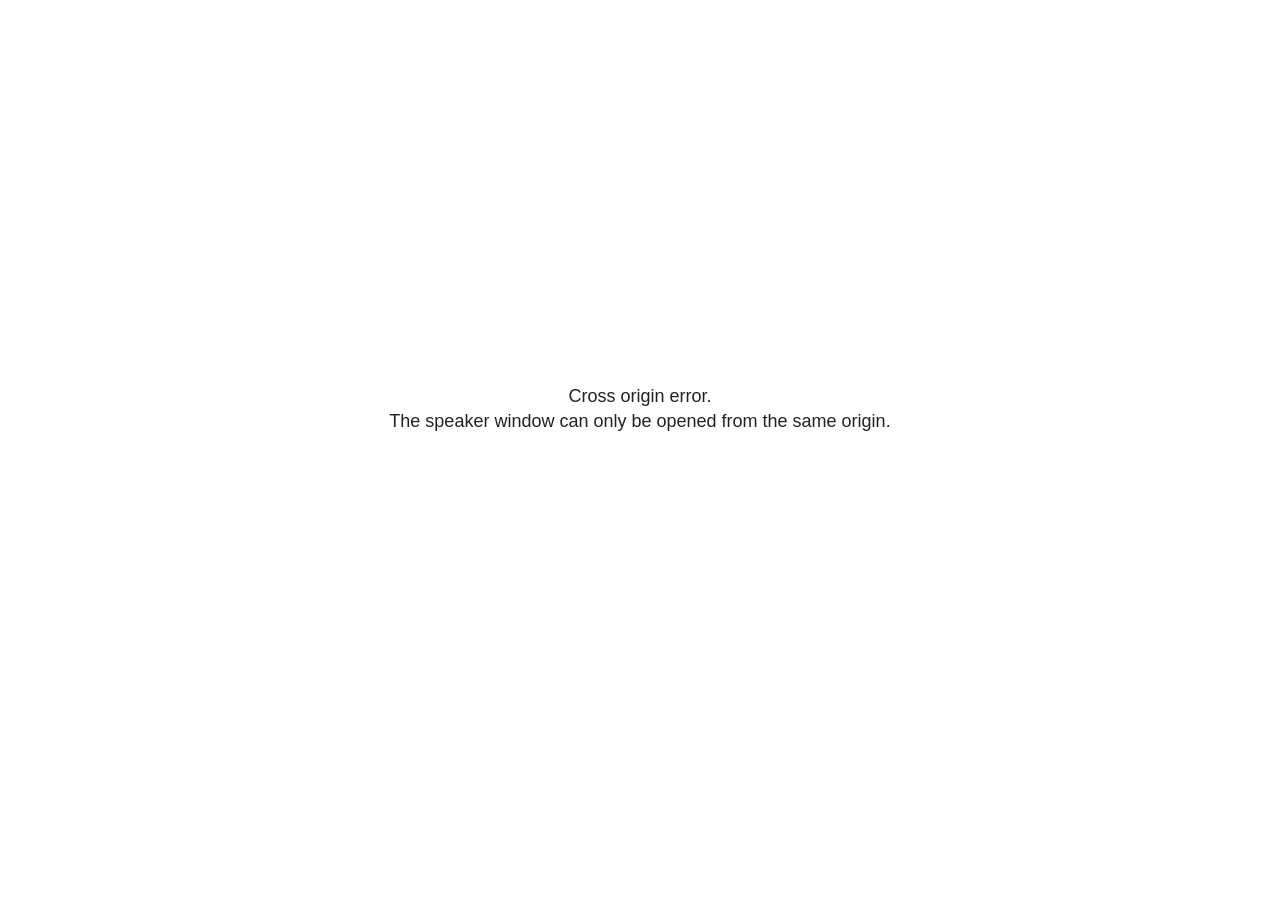
<file: slides/index_files/libs/revealjs/plugin/notes/speaker-view.html>
<!--
	NOTE: You need to build the notes plugin after making changes to this file.
-->
<html lang="en">
	<head>
		<meta charset="utf-8">

		<title>reveal.js - Speaker View</title>

		<style>
			body {
				font-family: Helvetica;
				font-size: 18px;
			}

			#current-slide,
			#upcoming-slide,
			#speaker-controls {
				padding: 6px;
				box-sizing: border-box;
				-moz-box-sizing: border-box;
			}

			#current-slide iframe,
			#upcoming-slide iframe {
				width: 100%;
				height: 100%;
				border: 1px solid #ddd;
			}

			#current-slide .label,
			#upcoming-slide .label {
				position: absolute;
				top: 10px;
				left: 10px;
				z-index: 2;
			}

			#connection-status {
				position: absolute;
				top: 0;
				left: 0;
				width: 100%;
				height: 100%;
				z-index: 20;
				padding: 30% 20% 20% 20%;
				font-size: 18px;
				color: #222;
				background: #fff;
				text-align: center;
				box-sizing: border-box;
				line-height: 1.4;
			}

			.overlay-element {
				height: 34px;
				line-height: 34px;
				padding: 0 10px;
				text-shadow: none;
				background: rgba( 220, 220, 220, 0.8 );
				color: #222;
				font-size: 14px;
			}

			.overlay-element.interactive:hover {
				background: rgba( 220, 220, 220, 1 );
			}

			#current-slide {
				position: absolute;
				width: 60%;
				height: 100%;
				top: 0;
				left: 0;
				padding-right: 0;
			}

			#upcoming-slide {
				position: absolute;
				width: 40%;
				height: 40%;
				right: 0;
				top: 0;
			}

			/* Speaker controls */
			#speaker-controls {
				position: absolute;
				top: 40%;
				right: 0;
				width: 40%;
				height: 60%;
				overflow: auto;
				font-size: 18px;
			}

				.speaker-controls-time.hidden,
				.speaker-controls-notes.hidden {
					display: none;
				}

				.speaker-controls-time .label,
				.speaker-controls-pace .label,
				.speaker-controls-notes .label {
					text-transform: uppercase;
					font-weight: normal;
					font-size: 0.66em;
					color: #666;
					margin: 0;
				}

				.speaker-controls-time, .speaker-controls-pace {
					border-bottom: 1px solid rgba( 200, 200, 200, 0.5 );
					margin-bottom: 10px;
					padding: 10px 16px;
					padding-bottom: 20px;
					cursor: pointer;
				}

				.speaker-controls-time .reset-button {
					opacity: 0;
					float: right;
					color: #666;
					text-decoration: none;
				}
				.speaker-controls-time:hover .reset-button {
					opacity: 1;
				}

				.speaker-controls-time .timer,
				.speaker-controls-time .clock {
					width: 50%;
				}

				.speaker-controls-time .timer,
				.speaker-controls-time .clock,
				.speaker-controls-time .pacing .hours-value,
				.speaker-controls-time .pacing .minutes-value,
				.speaker-controls-time .pacing .seconds-value {
					font-size: 1.9em;
				}

				.speaker-controls-time .timer {
					float: left;
				}

				.speaker-controls-time .clock {
					float: right;
					text-align: right;
				}

				.speaker-controls-time span.mute {
					opacity: 0.3;
				}

				.speaker-controls-time .pacing-title {
					margin-top: 5px;
				}

				.speaker-controls-time .pacing.ahead {
					color: blue;
				}

				.speaker-controls-time .pacing.on-track {
					color: green;
				}

				.speaker-controls-time .pacing.behind {
					color: red;
				}

				.speaker-controls-notes {
					padding: 10px 16px;
				}

				.speaker-controls-notes .value {
					margin-top: 5px;
					line-height: 1.4;
					font-size: 1.2em;
				}

			/* Layout selector */
			#speaker-layout {
				position: absolute;
				top: 10px;
				right: 10px;
				color: #222;
				z-index: 10;
			}
				#speaker-layout select {
					position: absolute;
					width: 100%;
					height: 100%;
					top: 0;
					left: 0;
					border: 0;
					box-shadow: 0;
					cursor: pointer;
					opacity: 0;

					font-size: 1em;
					background-color: transparent;

					-moz-appearance: none;
					-webkit-appearance: none;
					-webkit-tap-highlight-color: rgba(0, 0, 0, 0);
				}

				#speaker-layout select:focus {
					outline: none;
					box-shadow: none;
				}

			.clear {
				clear: both;
			}

			/* Speaker layout: Wide */
			body[data-speaker-layout="wide"] #current-slide,
			body[data-speaker-layout="wide"] #upcoming-slide {
				width: 50%;
				height: 45%;
				padding: 6px;
			}

			body[data-speaker-layout="wide"] #current-slide {
				top: 0;
				left: 0;
			}

			body[data-speaker-layout="wide"] #upcoming-slide {
				top: 0;
				left: 50%;
			}

			body[data-speaker-layout="wide"] #speaker-controls {
				top: 45%;
				left: 0;
				width: 100%;
				height: 50%;
				font-size: 1.25em;
			}

			/* Speaker layout: Tall */
			body[data-speaker-layout="tall"] #current-slide,
			body[data-speaker-layout="tall"] #upcoming-slide {
				width: 45%;
				height: 50%;
				padding: 6px;
			}

			body[data-speaker-layout="tall"] #current-slide {
				top: 0;
				left: 0;
			}

			body[data-speaker-layout="tall"] #upcoming-slide {
				top: 50%;
				left: 0;
			}

			body[data-speaker-layout="tall"] #speaker-controls {
				padding-top: 40px;
				top: 0;
				left: 45%;
				width: 55%;
				height: 100%;
				font-size: 1.25em;
			}

			/* Speaker layout: Notes only */
			body[data-speaker-layout="notes-only"] #current-slide,
			body[data-speaker-layout="notes-only"] #upcoming-slide {
				display: none;
			}

			body[data-speaker-layout="notes-only"] #speaker-controls {
				padding-top: 40px;
				top: 0;
				left: 0;
				width: 100%;
				height: 100%;
				font-size: 1.25em;
			}

			@media screen and (max-width: 1080px) {
				body[data-speaker-layout="default"] #speaker-controls {
					font-size: 16px;
				}
			}

			@media screen and (max-width: 900px) {
				body[data-speaker-layout="default"] #speaker-controls {
					font-size: 14px;
				}
			}

			@media screen and (max-width: 800px) {
				body[data-speaker-layout="default"] #speaker-controls {
					font-size: 12px;
				}
			}

		</style>
	</head>

	<body>

		<div id="connection-status">Loading speaker view...</div>

		<div id="current-slide"></div>
		<div id="upcoming-slide"><span class="overlay-element label">Upcoming</span></div>
		<div id="speaker-controls">
			<div class="speaker-controls-time">
				<h4 class="label">Time <span class="reset-button">Click to Reset</span></h4>
				<div class="clock">
					<span class="clock-value">0:00 AM</span>
				</div>
				<div class="timer">
					<span class="hours-value">00</span><span class="minutes-value">:00</span><span class="seconds-value">:00</span>
				</div>
				<div class="clear"></div>

				<h4 class="label pacing-title" style="display: none">Pacing – Time to finish current slide</h4>
				<div class="pacing" style="display: none">
					<span class="hours-value">00</span><span class="minutes-value">:00</span><span class="seconds-value">:00</span>
				</div>
			</div>

			<div class="speaker-controls-notes hidden">
				<h4 class="label">Notes</h4>
				<div class="value"></div>
			</div>
		</div>
		<div id="speaker-layout" class="overlay-element interactive">
			<span class="speaker-layout-label"></span>
			<select class="speaker-layout-dropdown"></select>
		</div>

		<script>

			(function() {

				var notes,
					notesValue,
					currentState,
					currentSlide,
					upcomingSlide,
					layoutLabel,
					layoutDropdown,
					pendingCalls = {},
					lastRevealApiCallId = 0,
					connected = false

				var connectionStatus = document.querySelector( '#connection-status' );

				var SPEAKER_LAYOUTS = {
					'default': 'Default',
					'wide': 'Wide',
					'tall': 'Tall',
					'notes-only': 'Notes only'
				};

				setupLayout();

				let openerOrigin;

				try {
					openerOrigin = window.opener.location.origin;
				}
				catch ( error ) { console.warn( error ) }

				// In order to prevent XSS, the speaker view will only run if its
				// opener has the same origin as itself
				if( window.location.origin !== openerOrigin ) {
					connectionStatus.innerHTML = 'Cross origin error.<br>The speaker window can only be opened from the same origin.';
					return;
				}

				var connectionTimeout = setTimeout( function() {
					connectionStatus.innerHTML = 'Error connecting to main window.<br>Please try closing and reopening the speaker view.';
				}, 5000 );

				window.addEventListener( 'message', function( event ) {

					// Validate the origin of all messages to avoid parsing messages
					// that aren't meant for us. Ignore when running off file:// so
					// that the speaker view continues to work without a web server.
					if( window.location.origin !== event.origin && window.location.origin !== 'file://' ) {
						return
					}

					clearTimeout( connectionTimeout );
					connectionStatus.style.display = 'none';

					var data = JSON.parse( event.data );

					// The overview mode is only useful to the reveal.js instance
					// where navigation occurs so we don't sync it
					if( data.state ) delete data.state.overview;

					// Messages sent by the notes plugin inside of the main window
					if( data && data.namespace === 'reveal-notes' ) {
						if( data.type === 'connect' ) {
							handleConnectMessage( data );
						}
						else if( data.type === 'state' ) {
							handleStateMessage( data );
						}
						else if( data.type === 'return' ) {
							pendingCalls[data.callId](data.result);
							delete pendingCalls[data.callId];
						}
					}
					// Messages sent by the reveal.js inside of the current slide preview
					else if( data && data.namespace === 'reveal' ) {
						if( /ready/.test( data.eventName ) ) {
							// Send a message back to notify that the handshake is complete
							window.opener.postMessage( JSON.stringify({ namespace: 'reveal-notes', type: 'connected'} ), '*' );
						}
						else if( /slidechanged|fragmentshown|fragmenthidden|paused|resumed/.test( data.eventName ) && currentState !== JSON.stringify( data.state ) ) {

							dispatchStateToMainWindow( data.state );

						}
					}

				} );

				/**
				 * Updates the presentation in the main window to match the state
				 * of the presentation in the notes window.
				 */
				const dispatchStateToMainWindow = debounce(( state ) => {
					window.opener.postMessage( JSON.stringify({ method: 'setState', args: [ state ]} ), '*' );
				}, 500);

				/**
				 * Asynchronously calls the Reveal.js API of the main frame.
				 */
				function callRevealApi( methodName, methodArguments, callback ) {

					var callId = ++lastRevealApiCallId;
					pendingCalls[callId] = callback;
					window.opener.postMessage( JSON.stringify( {
						namespace: 'reveal-notes',
						type: 'call',
						callId: callId,
						methodName: methodName,
						arguments: methodArguments
					} ), '*' );

				}

				/**
				 * Called when the main window is trying to establish a
				 * connection.
				 */
				function handleConnectMessage( data ) {

					if( connected === false ) {
						connected = true;

						setupIframes( data );
						setupKeyboard();
						setupNotes();
						setupTimer();
						setupHeartbeat();
					}

				}

				/**
				 * Called when the main window sends an updated state.
				 */
				function handleStateMessage( data ) {

					// Store the most recently set state to avoid circular loops
					// applying the same state
					currentState = JSON.stringify( data.state );

					// No need for updating the notes in case of fragment changes
					if ( data.notes ) {
						notes.classList.remove( 'hidden' );
						notesValue.style.whiteSpace = data.whitespace;
						if( data.markdown ) {
							notesValue.innerHTML = marked( data.notes );
						}
						else {
							notesValue.innerHTML = data.notes;
						}
					}
					else {
						notes.classList.add( 'hidden' );
					}

					// Update the note slides
					currentSlide.contentWindow.postMessage( JSON.stringify({ method: 'setState', args: [ data.state ] }), '*' );
					upcomingSlide.contentWindow.postMessage( JSON.stringify({ method: 'setState', args: [ data.state ] }), '*' );
					upcomingSlide.contentWindow.postMessage( JSON.stringify({ method: 'next' }), '*' );

				}

				// Limit to max one state update per X ms
				handleStateMessage = debounce( handleStateMessage, 200 );

				/**
				 * Forward keyboard events to the current slide window.
				 * This enables keyboard events to work even if focus
				 * isn't set on the current slide iframe.
				 *
				 * Block F5 default handling, it reloads and disconnects
				 * the speaker notes window.
				 */
				function setupKeyboard() {

					document.addEventListener( 'keydown', function( event ) {
						if( event.keyCode === 116 || ( event.metaKey && event.keyCode === 82 ) ) {
							event.preventDefault();
							return false;
						}
						currentSlide.contentWindow.postMessage( JSON.stringify({ method: 'triggerKey', args: [ event.keyCode ] }), '*' );
					} );

				}

				/**
				 * Creates the preview iframes.
				 */
				function setupIframes( data ) {

					var params = [
						'receiver',
						'progress=false',
						'history=false',
						'transition=none',
						'autoSlide=0',
						'backgroundTransition=none'
					].join( '&' );

					var urlSeparator = /\?/.test(data.url) ? '&' : '?';
					var hash = '#/' + data.state.indexh + '/' + data.state.indexv;
					var currentURL = data.url + urlSeparator + params + '&scrollActivationWidth=false&postMessageEvents=true' + hash;
					var upcomingURL = data.url + urlSeparator + params + '&scrollActivationWidth=false&controls=false' + hash;

					currentSlide = document.createElement( 'iframe' );
					currentSlide.setAttribute( 'width', 1280 );
					currentSlide.setAttribute( 'height', 1024 );
					currentSlide.setAttribute( 'src', currentURL );
					document.querySelector( '#current-slide' ).appendChild( currentSlide );

					upcomingSlide = document.createElement( 'iframe' );
					upcomingSlide.setAttribute( 'width', 640 );
					upcomingSlide.setAttribute( 'height', 512 );
					upcomingSlide.setAttribute( 'src', upcomingURL );
					document.querySelector( '#upcoming-slide' ).appendChild( upcomingSlide );

				}

				/**
				 * Setup the notes UI.
				 */
				function setupNotes() {

					notes = document.querySelector( '.speaker-controls-notes' );
					notesValue = document.querySelector( '.speaker-controls-notes .value' );

				}

				/**
				 * We send out a heartbeat at all times to ensure we can
				 * reconnect with the main presentation window after reloads.
				 */
				function setupHeartbeat() {

					setInterval( () => {
						window.opener.postMessage( JSON.stringify({ namespace: 'reveal-notes', type: 'heartbeat'} ), '*' );
					}, 1000 );

				}

				function getTimings( callback ) {

					callRevealApi( 'getSlidesAttributes', [], function ( slideAttributes ) {
						callRevealApi( 'getConfig', [], function ( config ) {
							var totalTime = config.totalTime;
							var minTimePerSlide = config.minimumTimePerSlide || 0;
							var defaultTiming = config.defaultTiming;
							if ((defaultTiming == null) && (totalTime == null)) {
								callback(null);
								return;
							}
							// Setting totalTime overrides defaultTiming
							if (totalTime) {
								defaultTiming = 0;
							}
							var timings = [];
							for ( var i in slideAttributes ) {
								var slide = slideAttributes[ i ];
								var timing = defaultTiming;
								if( slide.hasOwnProperty( 'data-timing' )) {
									var t = slide[ 'data-timing' ];
									timing = parseInt(t);
									if( isNaN(timing) ) {
										console.warn("Could not parse timing '" + t + "' of slide " + i + "; using default of " + defaultTiming);
										timing = defaultTiming;
									}
								}
								timings.push(timing);
							}
							if ( totalTime ) {
								// After we've allocated time to individual slides, we summarize it and
								// subtract it from the total time
								var remainingTime = totalTime - timings.reduce( function(a, b) { return a + b; }, 0 );
								// The remaining time is divided by the number of slides that have 0 seconds
								// allocated at the moment, giving the average time-per-slide on the remaining slides
								var remainingSlides = (timings.filter( function(x) { return x == 0 }) ).length
								var timePerSlide = Math.round( remainingTime / remainingSlides, 0 )
								// And now we replace every zero-value timing with that average
								timings = timings.map( function(x) { return (x==0 ? timePerSlide : x) } );
							}
							var slidesUnderMinimum = timings.filter( function(x) { return (x < minTimePerSlide) } ).length
							if ( slidesUnderMinimum ) {
								message = "The pacing time for " + slidesUnderMinimum + " slide(s) is under the configured minimum of " + minTimePerSlide + " seconds. Check the data-timing attribute on individual slides, or consider increasing the totalTime or minimumTimePerSlide configuration options (or removing some slides).";
								alert(message);
							}
							callback( timings );
						} );
					} );

				}

				/**
				 * Return the number of seconds allocated for presenting
				 * all slides up to and including this one.
				 */
				function getTimeAllocated( timings, callback ) {

					callRevealApi( 'getSlidePastCount', [], function ( currentSlide ) {
						var allocated = 0;
						for (var i in timings.slice(0, currentSlide + 1)) {
							allocated += timings[i];
						}
						callback( allocated );
					} );

				}

				/**
				 * Create the timer and clock and start updating them
				 * at an interval.
				 */
				function setupTimer() {

					var start = new Date(),
					timeEl = document.querySelector( '.speaker-controls-time' ),
					clockEl = timeEl.querySelector( '.clock-value' ),
					hoursEl = timeEl.querySelector( '.hours-value' ),
					minutesEl = timeEl.querySelector( '.minutes-value' ),
					secondsEl = timeEl.querySelector( '.seconds-value' ),
					pacingTitleEl = timeEl.querySelector( '.pacing-title' ),
					pacingEl = timeEl.querySelector( '.pacing' ),
					pacingHoursEl = pacingEl.querySelector( '.hours-value' ),
					pacingMinutesEl = pacingEl.querySelector( '.minutes-value' ),
					pacingSecondsEl = pacingEl.querySelector( '.seconds-value' );

					var timings = null;
					getTimings( function ( _timings ) {

						timings = _timings;
						if (_timings !== null) {
							pacingTitleEl.style.removeProperty('display');
							pacingEl.style.removeProperty('display');
						}

						// Update once directly
						_updateTimer();

						// Then update every second
						setInterval( _updateTimer, 1000 );

					} );


					function _resetTimer() {

						if (timings == null) {
							start = new Date();
							_updateTimer();
						}
						else {
							// Reset timer to beginning of current slide
							getTimeAllocated( timings, function ( slideEndTimingSeconds ) {
								var slideEndTiming = slideEndTimingSeconds * 1000;
								callRevealApi( 'getSlidePastCount', [], function ( currentSlide ) {
									var currentSlideTiming = timings[currentSlide] * 1000;
									var previousSlidesTiming = slideEndTiming - currentSlideTiming;
									var now = new Date();
									start = new Date(now.getTime() - previousSlidesTiming);
									_updateTimer();
								} );
							} );
						}

					}

					timeEl.addEventListener( 'click', function() {
						_resetTimer();
						return false;
					} );

					function _displayTime( hrEl, minEl, secEl, time) {

						var sign = Math.sign(time) == -1 ? "-" : "";
						time = Math.abs(Math.round(time / 1000));
						var seconds = time % 60;
						var minutes = Math.floor( time / 60 ) % 60 ;
						var hours = Math.floor( time / ( 60 * 60 )) ;
						hrEl.innerHTML = sign + zeroPadInteger( hours );
						if (hours == 0) {
							hrEl.classList.add( 'mute' );
						}
						else {
							hrEl.classList.remove( 'mute' );
						}
						minEl.innerHTML = ':' + zeroPadInteger( minutes );
						if (hours == 0 && minutes == 0) {
							minEl.classList.add( 'mute' );
						}
						else {
							minEl.classList.remove( 'mute' );
						}
						secEl.innerHTML = ':' + zeroPadInteger( seconds );
					}

					function _updateTimer() {

						var diff, hours, minutes, seconds,
						now = new Date();

						diff = now.getTime() - start.getTime();

						clockEl.innerHTML = now.toLocaleTimeString( 'en-US', { hour12: true, hour: '2-digit', minute:'2-digit' } );
						_displayTime( hoursEl, minutesEl, secondsEl, diff );
						if (timings !== null) {
							_updatePacing(diff);
						}

					}

					function _updatePacing(diff) {

						getTimeAllocated( timings, function ( slideEndTimingSeconds ) {
							var slideEndTiming = slideEndTimingSeconds * 1000;

							callRevealApi( 'getSlidePastCount', [], function ( currentSlide ) {
								var currentSlideTiming = timings[currentSlide] * 1000;
								var timeLeftCurrentSlide = slideEndTiming - diff;
								if (timeLeftCurrentSlide < 0) {
									pacingEl.className = 'pacing behind';
								}
								else if (timeLeftCurrentSlide < currentSlideTiming) {
									pacingEl.className = 'pacing on-track';
								}
								else {
									pacingEl.className = 'pacing ahead';
								}
								_displayTime( pacingHoursEl, pacingMinutesEl, pacingSecondsEl, timeLeftCurrentSlide );
							} );
						} );
					}

				}

				/**
				 * Sets up the speaker view layout and layout selector.
				 */
				function setupLayout() {

					layoutDropdown = document.querySelector( '.speaker-layout-dropdown' );
					layoutLabel = document.querySelector( '.speaker-layout-label' );

					// Render the list of available layouts
					for( var id in SPEAKER_LAYOUTS ) {
						var option = document.createElement( 'option' );
						option.setAttribute( 'value', id );
						option.textContent = SPEAKER_LAYOUTS[ id ];
						layoutDropdown.appendChild( option );
					}

					// Monitor the dropdown for changes
					layoutDropdown.addEventListener( 'change', function( event ) {

						setLayout( layoutDropdown.value );

					}, false );

					// Restore any currently persisted layout
					setLayout( getLayout() );

				}

				/**
				 * Sets a new speaker view layout. The layout is persisted
				 * in local storage.
				 */
				function setLayout( value ) {

					var title = SPEAKER_LAYOUTS[ value ];

					layoutLabel.innerHTML = 'Layout' + ( title ? ( ': ' + title ) : '' );
					layoutDropdown.value = value;

					document.body.setAttribute( 'data-speaker-layout', value );

					// Persist locally
					if( supportsLocalStorage() ) {
						window.localStorage.setItem( 'reveal-speaker-layout', value );
					}

				}

				/**
				 * Returns the ID of the most recently set speaker layout
				 * or our default layout if none has been set.
				 */
				function getLayout() {

					if( supportsLocalStorage() ) {
						var layout = window.localStorage.getItem( 'reveal-speaker-layout' );
						if( layout ) {
							return layout;
						}
					}

					// Default to the first record in the layouts hash
					for( var id in SPEAKER_LAYOUTS ) {
						return id;
					}

				}

				function supportsLocalStorage() {

					try {
						localStorage.setItem('test', 'test');
						localStorage.removeItem('test');
						return true;
					}
					catch( e ) {
						return false;
					}

				}

				function zeroPadInteger( num ) {

					var str = '00' + parseInt( num );
					return str.substring( str.length - 2 );

				}

				/**
				 * Limits the frequency at which a function can be called.
				 */
				function debounce( fn, ms ) {

					var lastTime = 0,
						timeout;

					return function() {

						var args = arguments;
						var context = this;

						clearTimeout( timeout );

						var timeSinceLastCall = Date.now() - lastTime;
						if( timeSinceLastCall > ms ) {
							fn.apply( context, args );
							lastTime = Date.now();
						}
						else {
							timeout = setTimeout( function() {
								fn.apply( context, args );
								lastTime = Date.now();
							}, ms - timeSinceLastCall );
						}

					}

				}

			})();

		</script>
	</body>
</html>
</file>
<file: site_libs/quarto-html/tippy.css>
.tippy-box[data-animation=fade][data-state=hidden]{opacity:0}[data-tippy-root]{max-width:calc(100vw - 10px)}.tippy-box{position:relative;background-color:#333;color:#fff;border-radius:4px;font-size:14px;line-height:1.4;white-space:normal;outline:0;transition-property:transform,visibility,opacity}.tippy-box[data-placement^=top]>.tippy-arrow{bottom:0}.tippy-box[data-placement^=top]>.tippy-arrow:before{bottom:-7px;left:0;border-width:8px 8px 0;border-top-color:initial;transform-origin:center top}.tippy-box[data-placement^=bottom]>.tippy-arrow{top:0}.tippy-box[data-placement^=bottom]>.tippy-arrow:before{top:-7px;left:0;border-width:0 8px 8px;border-bottom-color:initial;transform-origin:center bottom}.tippy-box[data-placement^=left]>.tippy-arrow{right:0}.tippy-box[data-placement^=left]>.tippy-arrow:before{border-width:8px 0 8px 8px;border-left-color:initial;right:-7px;transform-origin:center left}.tippy-box[data-placement^=right]>.tippy-arrow{left:0}.tippy-box[data-placement^=right]>.tippy-arrow:before{left:-7px;border-width:8px 8px 8px 0;border-right-color:initial;transform-origin:center right}.tippy-box[data-inertia][data-state=visible]{transition-timing-function:cubic-bezier(.54,1.5,.38,1.11)}.tippy-arrow{width:16px;height:16px;color:#333}.tippy-arrow:before{content:"";position:absolute;border-color:transparent;border-style:solid}.tippy-content{position:relative;padding:5px 9px;z-index:1}
</file>
<file: site_libs/quarto-html/quarto-syntax-highlighting-549806ee2085284f45b00abea8c6df48.css>
/* quarto syntax highlight colors */
:root {
  --quarto-hl-ot-color: #003B4F;
  --quarto-hl-at-color: #657422;
  --quarto-hl-ss-color: #20794D;
  --quarto-hl-an-color: #5E5E5E;
  --quarto-hl-fu-color: #4758AB;
  --quarto-hl-st-color: #20794D;
  --quarto-hl-cf-color: #003B4F;
  --quarto-hl-op-color: #5E5E5E;
  --quarto-hl-er-color: #AD0000;
  --quarto-hl-bn-color: #AD0000;
  --quarto-hl-al-color: #AD0000;
  --quarto-hl-va-color: #111111;
  --quarto-hl-bu-color: inherit;
  --quarto-hl-ex-color: inherit;
  --quarto-hl-pp-color: #AD0000;
  --quarto-hl-in-color: #5E5E5E;
  --quarto-hl-vs-color: #20794D;
  --quarto-hl-wa-color: #5E5E5E;
  --quarto-hl-do-color: #5E5E5E;
  --quarto-hl-im-color: #00769E;
  --quarto-hl-ch-color: #20794D;
  --quarto-hl-dt-color: #AD0000;
  --quarto-hl-fl-color: #AD0000;
  --quarto-hl-co-color: #5E5E5E;
  --quarto-hl-cv-color: #5E5E5E;
  --quarto-hl-cn-color: #8f5902;
  --quarto-hl-sc-color: #5E5E5E;
  --quarto-hl-dv-color: #AD0000;
  --quarto-hl-kw-color: #003B4F;
}

/* other quarto variables */
:root {
  --quarto-font-monospace: SFMono-Regular, Menlo, Monaco, Consolas, "Liberation Mono", "Courier New", monospace;
}

pre > code.sourceCode > span {
  color: #003B4F;
}

code span {
  color: #003B4F;
}

code.sourceCode > span {
  color: #003B4F;
}

div.sourceCode,
div.sourceCode pre.sourceCode {
  color: #003B4F;
}

code span.ot {
  color: #003B4F;
  font-style: inherit;
}

code span.at {
  color: #657422;
  font-style: inherit;
}

code span.ss {
  color: #20794D;
  font-style: inherit;
}

code span.an {
  color: #5E5E5E;
  font-style: inherit;
}

code span.fu {
  color: #4758AB;
  font-style: inherit;
}

code span.st {
  color: #20794D;
  font-style: inherit;
}

code span.cf {
  color: #003B4F;
  font-weight: bold;
  font-style: inherit;
}

code span.op {
  color: #5E5E5E;
  font-style: inherit;
}

code span.er {
  color: #AD0000;
  font-style: inherit;
}

code span.bn {
  color: #AD0000;
  font-style: inherit;
}

code span.al {
  color: #AD0000;
  font-style: inherit;
}

code span.va {
  color: #111111;
  font-style: inherit;
}

code span.bu {
  font-style: inherit;
}

code span.ex {
  font-style: inherit;
}

code span.pp {
  color: #AD0000;
  font-style: inherit;
}

code span.in {
  color: #5E5E5E;
  font-style: inherit;
}

code span.vs {
  color: #20794D;
  font-style: inherit;
}

code span.wa {
  color: #5E5E5E;
  font-style: italic;
}

code span.do {
  color: #5E5E5E;
  font-style: italic;
}

code span.im {
  color: #00769E;
  font-style: inherit;
}

code span.ch {
  color: #20794D;
  font-style: inherit;
}

code span.dt {
  color: #AD0000;
  font-style: inherit;
}

code span.fl {
  color: #AD0000;
  font-style: inherit;
}

code span.co {
  color: #5E5E5E;
  font-style: inherit;
}

code span.cv {
  color: #5E5E5E;
  font-style: italic;
}

code span.cn {
  color: #8f5902;
  font-style: inherit;
}

code span.sc {
  color: #5E5E5E;
  font-style: inherit;
}

code span.dv {
  color: #AD0000;
  font-style: inherit;
}

code span.kw {
  color: #003B4F;
  font-weight: bold;
  font-style: inherit;
}

.prevent-inlining {
  content: "</";
}

/*# sourceMappingURL=ae99138f4fbc2fb4c9f5e5cd69c22459.css.map */
</file>
